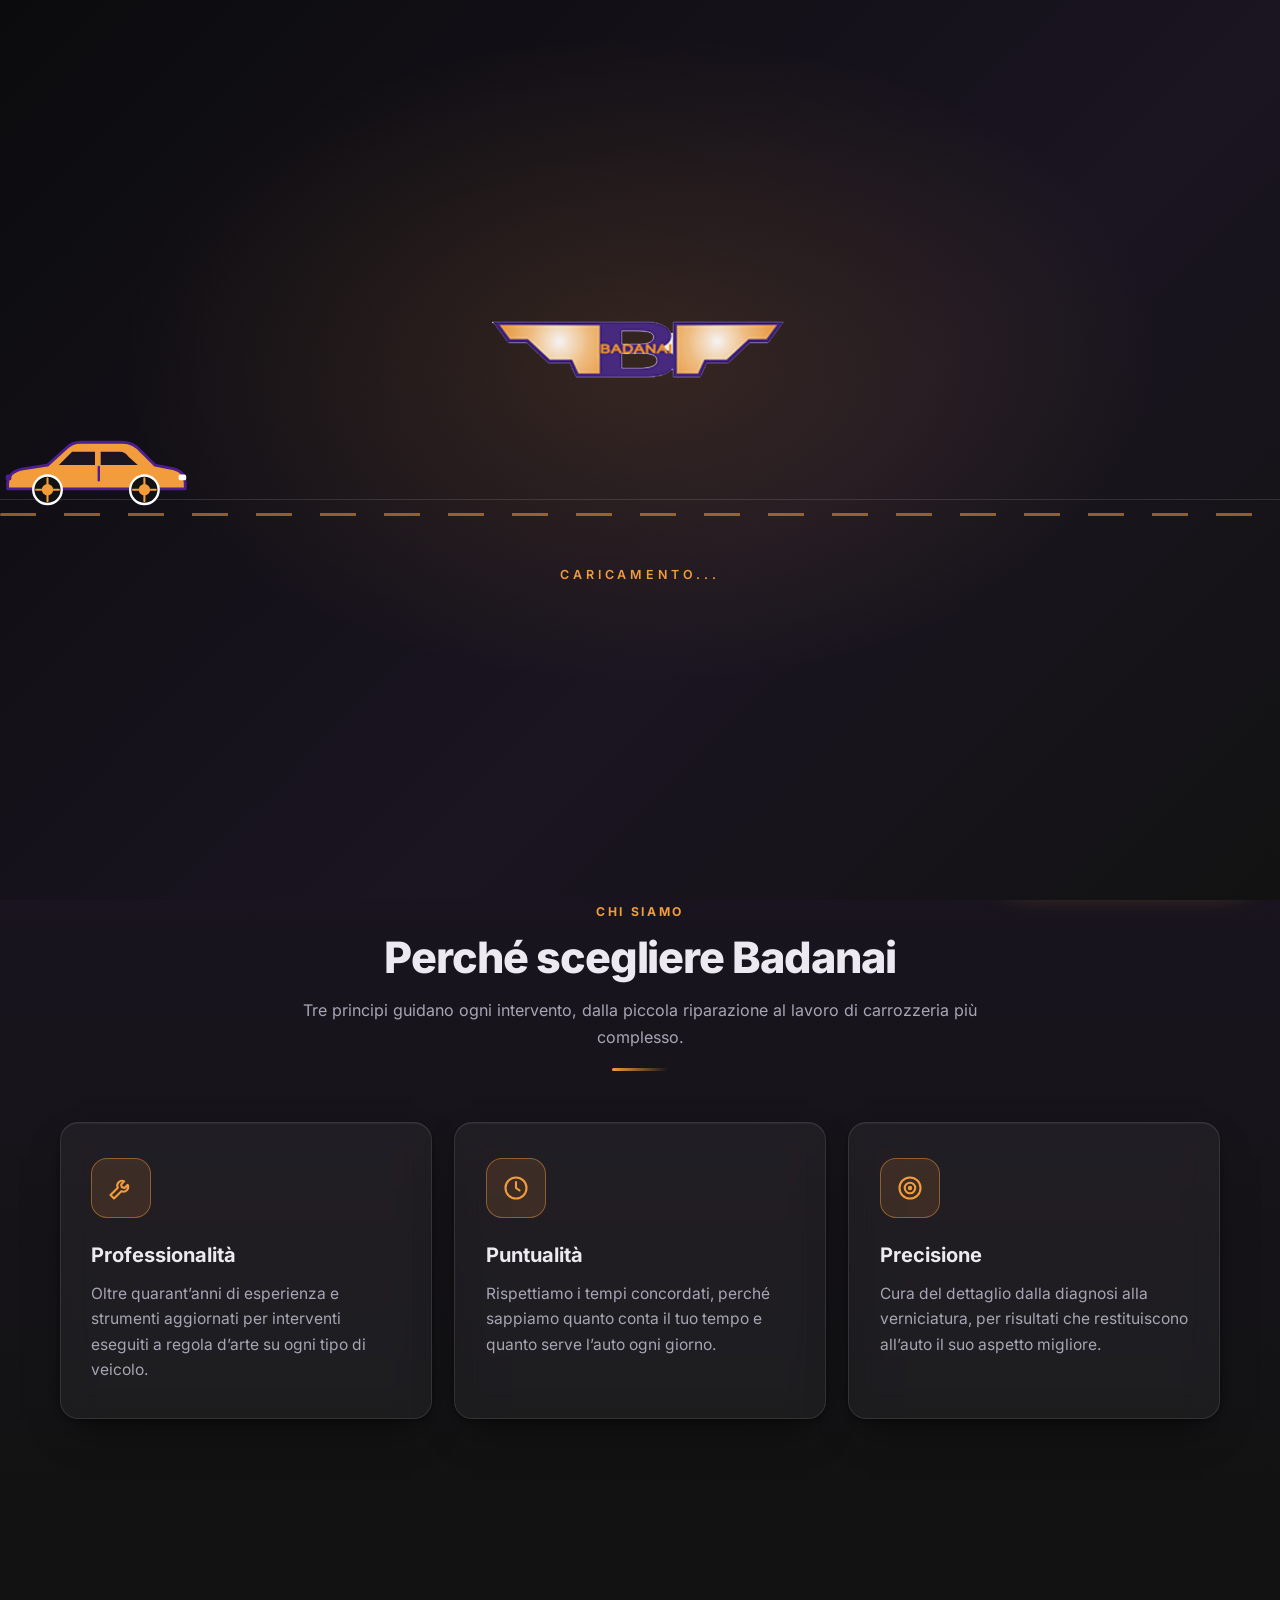
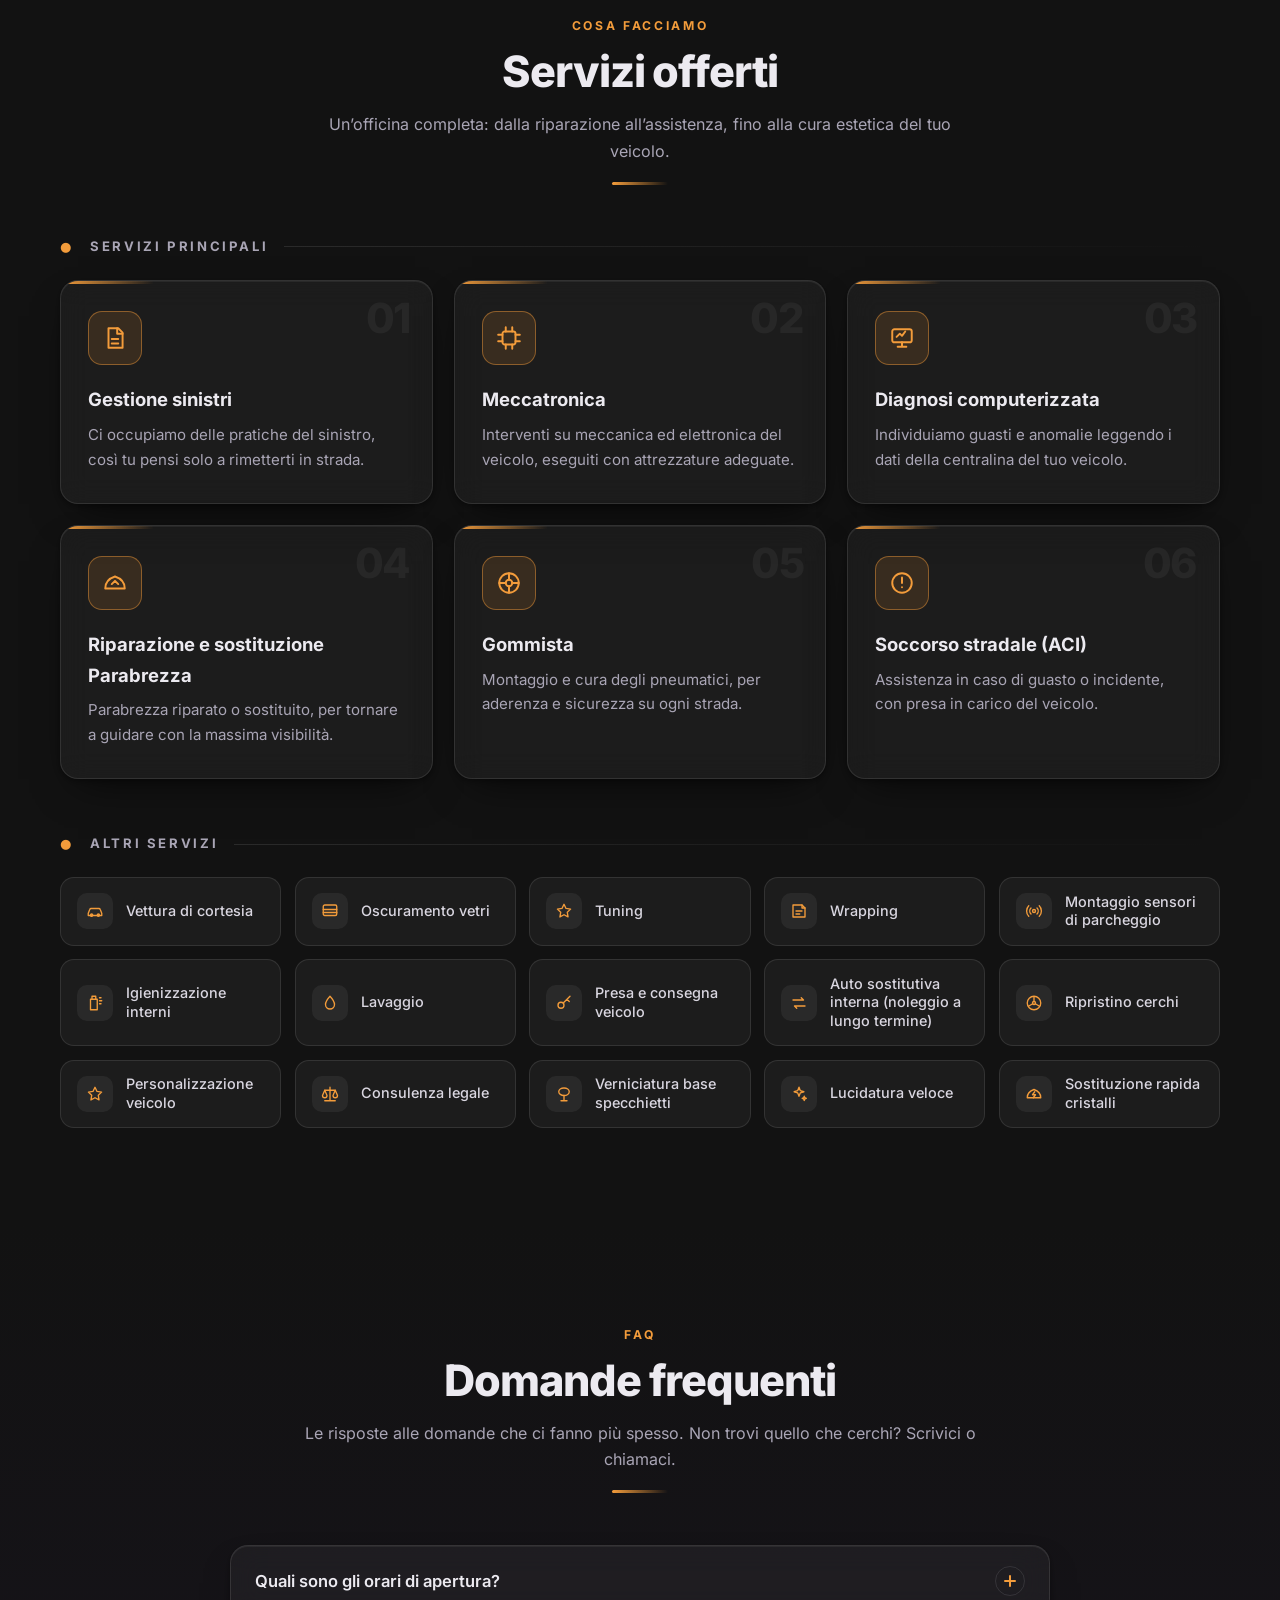
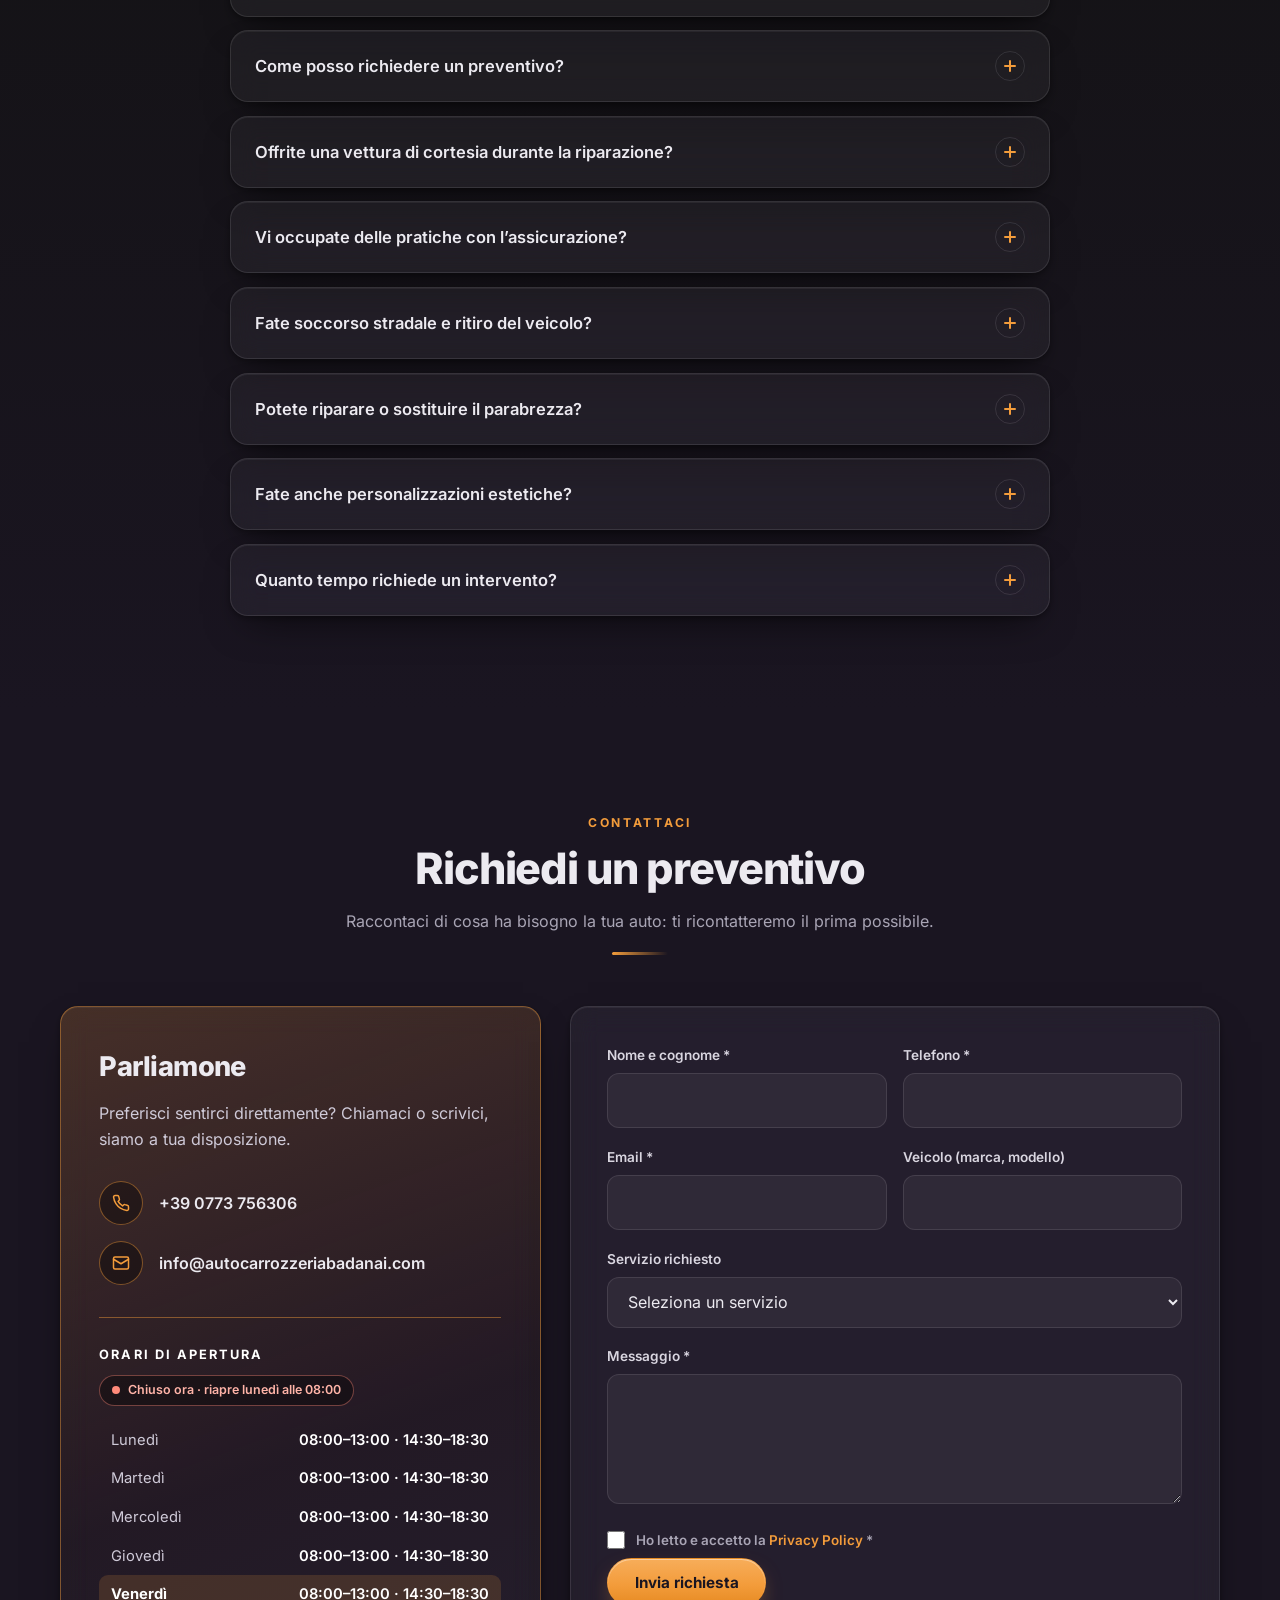
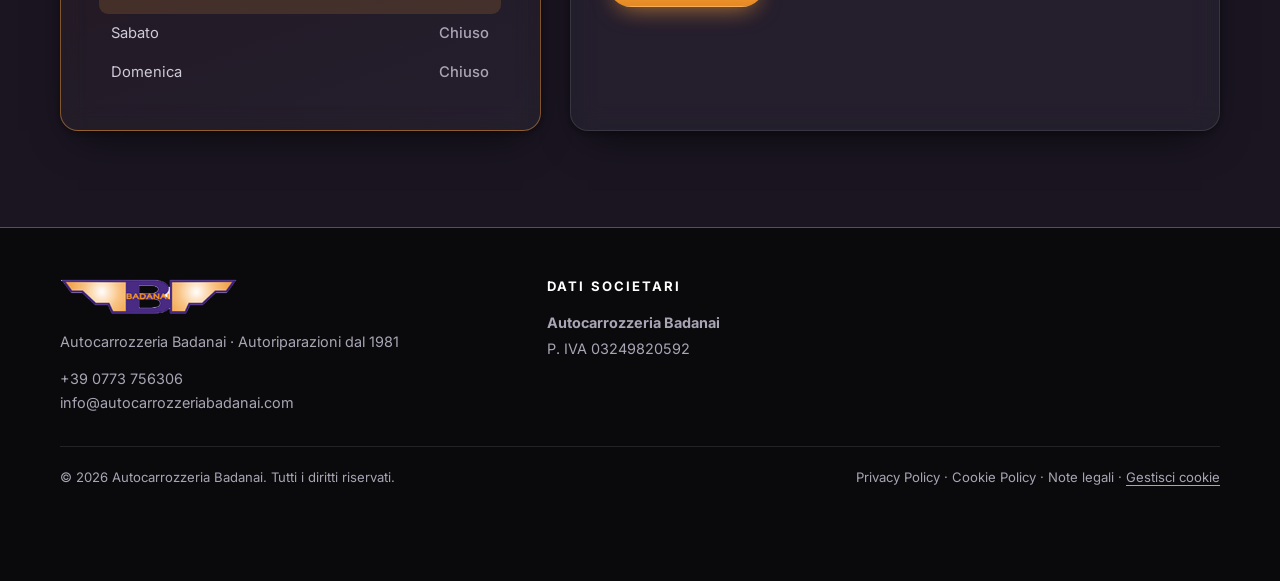
<file: index.html>
<!doctype html>
<html lang="it" class="loading">
<head>
<meta charset="utf-8">
<meta name="viewport" content="width=device-width, initial-scale=1">
<meta name="theme-color" content="#121212">
<title>Autocarrozzeria Badanai – Autoriparazioni dal 1981</title>
<meta name="description" content="Autocarrozzeria Badanai: carrozzeria, meccatronica, gommista, wrapping, tuning e molto altro. Professionalità, puntualità e precisione dal 1981.">
<link rel="canonical" href="https://www.badanaicarrozzeria.it/">
<script type="application/ld+json">
{"@context":"https://schema.org","@type":"AutoBodyShop","name":"Autocarrozzeria Badanai","telephone":"+39 0773 756306","email":"info@autocarrozzeriabadanai.com","vatID":"IT03249820592","foundingDate":"1981",
"openingHoursSpecification":[{"@type":"OpeningHoursSpecification","dayOfWeek":["Monday","Tuesday","Wednesday","Thursday","Friday"],"opens":"08:00","closes":"13:00"},{"@type":"OpeningHoursSpecification","dayOfWeek":["Monday","Tuesday","Wednesday","Thursday","Friday"],"opens":"14:30","closes":"18:30"}]}
</script>
<link rel="stylesheet" href="consent.css">
<style>
@font-face{font-family:'Inter';font-style:normal;font-weight:400;font-display:swap;src:url('fonts/inter-latin-400-normal.woff2') format('woff2')}
@font-face{font-family:'Inter';font-style:normal;font-weight:500;font-display:swap;src:url('fonts/inter-latin-500-normal.woff2') format('woff2')}
@font-face{font-family:'Inter';font-style:normal;font-weight:600;font-display:swap;src:url('fonts/inter-latin-600-normal.woff2') format('woff2')}
@font-face{font-family:'Inter';font-style:normal;font-weight:700;font-display:swap;src:url('fonts/inter-latin-700-normal.woff2') format('woff2')}
@font-face{font-family:'Inter';font-style:normal;font-weight:800;font-display:swap;src:url('fonts/inter-latin-800-normal.woff2') format('woff2')}
mark.todo{background:#ffe066;color:#1a1521;padding:.05em .4em;border-radius:5px;font-weight:600;font-size:.92em}
:root{
  --bg:#121212;
  --bg-2:#1A1521;
  --accent:#F39C3B;
  --accent-2:#e68a22;
  --accent-soft:rgba(243,156,59,.13);
  --glass:rgba(255,255,255,.045);
  --glass-hi:rgba(255,255,255,.075);
  --line:rgba(255,255,255,.10);
  --line-accent:rgba(243,156,59,.45);
  --text:#ECEAF0;
  --muted:#A9A5B5;
  --radius:18px;
  --shadow:0 1px 0 rgba(255,255,255,.06) inset,0 18px 40px -18px rgba(0,0,0,.7),0 2px 6px rgba(0,0,0,.35);
  --ease:cubic-bezier(.22,.8,.3,1);
}
*{box-sizing:border-box;margin:0;padding:0}
html{scroll-behavior:smooth;scroll-padding-top:92px}
html.loading,html.loading body{overflow:hidden}
body{font-family:'Inter',system-ui,-apple-system,Segoe UI,Roboto,sans-serif;background:var(--bg);color:var(--text);line-height:1.65;-webkit-font-smoothing:antialiased}
img,svg{display:block;max-width:100%}
a{color:inherit;text-decoration:none}
button{font-family:inherit}
:focus-visible{outline:2px solid var(--accent);outline-offset:3px;border-radius:6px}
.container{width:min(1160px,100% - 40px);margin-inline:auto}

/* Buttons */
.btn{position:relative;display:inline-flex;align-items:center;justify-content:center;gap:.55rem;padding:.9rem 1.65rem;border-radius:999px;font-weight:700;font-size:.95rem;border:1px solid transparent;cursor:pointer;
  background:linear-gradient(180deg,#f7ad5a,var(--accent) 55%,var(--accent-2));color:#1a1521;
  box-shadow:0 10px 24px -10px rgba(243,156,59,.75),0 1px 0 rgba(255,255,255,.4) inset;
  transition:transform .25s var(--ease),box-shadow .25s var(--ease),filter .25s}
.btn:hover{transform:translateY(-3px);box-shadow:0 16px 30px -10px rgba(243,156,59,.85),0 1px 0 rgba(255,255,255,.4) inset;filter:brightness(1.06)}
.btn:active{transform:translateY(-1px)}
.btn svg{width:18px;height:18px}
.btn.ghost{background:var(--glass);color:var(--text);border-color:var(--line);box-shadow:none;backdrop-filter:blur(10px)}
.btn.ghost:hover{border-color:var(--line-accent);color:var(--accent);background:var(--accent-soft)}

/* Top bar */
.topbar{background:#0b0b0d;border-bottom:1px solid var(--line);font-size:.83rem}
.topbar .container{display:flex;justify-content:space-between;align-items:center;gap:1.5rem;padding:.5rem 0;flex-wrap:wrap}
.topbar .tag{color:var(--muted)}
.topbar .links{display:flex;gap:1.6rem;flex-wrap:wrap}
.topbar a{display:inline-flex;align-items:center;gap:.5rem;color:#d6d3dc;transition:color .2s}
.topbar a:hover{color:var(--accent)}
.topbar svg{width:15px;height:15px;color:var(--accent)}

/* Nav */
header.nav{position:sticky;top:0;z-index:70;background:rgba(18,18,18,.55);backdrop-filter:blur(16px) saturate(140%);-webkit-backdrop-filter:blur(16px) saturate(140%);border-bottom:1px solid var(--line);transition:background .3s,border-color .3s,box-shadow .3s}
header.nav.scrolled{background:rgba(18,18,18,.88);border-bottom-color:var(--line-accent);box-shadow:0 12px 30px -18px #000}
.nav .container{display:flex;align-items:center;justify-content:space-between;height:74px}
.logo img{height:46px;width:auto;max-width:none}
.menu{display:flex;align-items:center;gap:.4rem;list-style:none}
.menu a{position:relative;display:block;padding:.5rem .95rem;font-weight:500;font-size:.94rem;color:#cfccd7;border-radius:999px;transition:color .2s,background .2s}
.menu a:hover{color:#fff;background:var(--glass-hi)}
.menu a.active{color:var(--accent);background:var(--accent-soft)}
.menu .cta-li{margin-left:.6rem}
.menu .cta-li a{padding:.6rem 1.2rem;color:#1a1521;font-weight:700;background:linear-gradient(180deg,#f7ad5a,var(--accent));box-shadow:0 8px 18px -10px rgba(243,156,59,.9)}
.menu .cta-li a:hover{color:#1a1521;background:linear-gradient(180deg,#fbb866,var(--accent));transform:translateY(-2px)}

.burger{display:none;position:relative;width:46px;height:46px;border-radius:12px;border:1px solid var(--line);background:var(--glass);cursor:pointer;color:var(--text);transition:border-color .2s,background .2s}
.burger:hover{border-color:var(--line-accent)}
.burger span{position:absolute;left:12px;right:12px;height:2px;border-radius:2px;background:currentColor;transition:transform .35s var(--ease),opacity .2s,top .35s var(--ease),background .2s}
.burger span:nth-child(1){top:15px}
.burger span:nth-child(2){top:22px}
.burger span:nth-child(3){top:29px}
.burger[aria-expanded="true"]{border-color:var(--line-accent);background:var(--accent-soft);color:var(--accent)}
.burger[aria-expanded="true"] span:nth-child(1){top:22px;transform:rotate(45deg)}
.burger[aria-expanded="true"] span:nth-child(2){opacity:0;transform:scaleX(.2)}
.burger[aria-expanded="true"] span:nth-child(3){top:22px;transform:rotate(-45deg)}

/* Hero */
.hero{position:relative;overflow:hidden;padding:5.5rem 0 5rem;
  background:
    radial-gradient(900px 520px at 88% 8%,rgba(243,156,59,.20),transparent 62%),
    radial-gradient(700px 520px at 6% 95%,rgba(110,70,190,.20),transparent 62%),
    linear-gradient(160deg,#0b0b0d 0%,var(--bg-2) 55%,var(--bg) 100%)}
.hero::before{content:"";position:absolute;inset:0;opacity:.5;pointer-events:none;
  background-image:linear-gradient(var(--line) 1px,transparent 1px),linear-gradient(90deg,var(--line) 1px,transparent 1px);
  background-size:64px 64px;
  -webkit-mask-image:radial-gradient(ellipse at 70% 30%,#000 0%,transparent 70%);mask-image:radial-gradient(ellipse at 70% 30%,#000 0%,transparent 70%)}
.hero .car{position:absolute;right:-5%;bottom:-3%;width:min(760px,75vw);opacity:.10;color:var(--accent);pointer-events:none}
.hero-grid{position:relative;display:grid;grid-template-columns:1.25fr .75fr;gap:2rem;align-items:center}
.glass{background:var(--glass);border:1px solid var(--line);border-radius:var(--radius);backdrop-filter:blur(14px) saturate(130%);-webkit-backdrop-filter:blur(14px) saturate(130%);box-shadow:var(--shadow)}
.hero-box{padding:2.8rem;border-left:3px solid var(--accent)}
.eyebrow{display:inline-flex;align-items:center;gap:.5rem;background:var(--accent-soft);border:1px solid var(--line-accent);color:var(--accent);font-weight:700;font-size:.74rem;letter-spacing:.16em;text-transform:uppercase;padding:.38rem .85rem;border-radius:999px;margin-bottom:1.3rem}
.eyebrow::before{content:"";width:7px;height:7px;border-radius:50%;background:var(--accent);box-shadow:0 0 0 4px rgba(243,156,59,.2)}
.hero-box h1{font-size:clamp(2.1rem,5vw,3.4rem);line-height:1.08;font-weight:800;letter-spacing:-.025em;margin-bottom:1.2rem}
.hero-box h1 span{background:linear-gradient(90deg,#fbc27c,var(--accent));-webkit-background-clip:text;background-clip:text;color:transparent}
.hero-box p{color:#c9c5d3;margin-bottom:1rem;font-size:1.03rem}
.hero-box p strong{color:#fff;font-weight:600}
.hero-actions{display:flex;flex-wrap:wrap;gap:.8rem;margin-top:1.8rem}
.facts{display:grid;gap:1rem}
.fact{padding:1.4rem 1.5rem;display:flex;align-items:center;gap:1.1rem;transition:transform .3s var(--ease),border-color .3s,background .3s}
.fact:hover{transform:translateY(-4px);border-color:var(--line-accent);background:var(--glass-hi)}
.fact b{font-size:2.1rem;line-height:1;font-weight:800;color:var(--accent);min-width:3.6rem;letter-spacing:-.03em}
.fact span{color:var(--muted);font-size:.92rem;line-height:1.35}

/* Sections */
section{padding:6rem 0}
.sec-head{text-align:center;max-width:680px;margin:0 auto 3.2rem}
.kicker{display:inline-block;color:var(--accent);font-weight:700;letter-spacing:.22em;font-size:.76rem;text-transform:uppercase}
.sec-head h2{font-size:clamp(1.8rem,4vw,2.7rem);font-weight:800;letter-spacing:-.025em;line-height:1.15;margin:.6rem 0 .9rem}
.sec-head p{color:var(--muted)}
.bar{width:56px;height:3px;background:linear-gradient(90deg,var(--accent),transparent);border-radius:4px;margin:1.1rem auto 0}

/* Values */
.values{background:linear-gradient(180deg,var(--bg-2),var(--bg))}
.grid3{display:grid;grid-template-columns:repeat(3,1fr);gap:1.4rem}
.value{padding:2.2rem 1.9rem;transition:transform .35s var(--ease),border-color .3s,background .3s,box-shadow .3s}
.value:hover{transform:translateY(-8px);border-color:var(--line-accent);background:var(--glass-hi);box-shadow:var(--shadow),0 24px 50px -24px rgba(243,156,59,.45)}
.icon-wrap{width:60px;height:60px;border-radius:16px;margin-bottom:1.3rem;background:var(--accent-soft);border:1px solid var(--line-accent);display:grid;place-items:center;color:var(--accent);transition:transform .35s var(--ease),background .3s,color .3s}
.value:hover .icon-wrap{transform:rotate(-6deg) scale(1.06);background:var(--accent);color:#1a1521}
.icon-wrap svg{width:28px;height:28px}
.value h3{font-size:1.25rem;margin-bottom:.55rem}
.value p{color:var(--muted);font-size:.97rem}

/* Services */
.sub-title{display:flex;align-items:center;gap:1rem;margin:0 0 1.4rem;font-size:.82rem;letter-spacing:.2em;text-transform:uppercase;font-weight:700;color:var(--muted)}
.sub-title::after{content:"";flex:1;height:1px;background:linear-gradient(90deg,var(--line),transparent)}
.sub-title em{font-style:normal;color:var(--accent)}
.featured{display:grid;grid-template-columns:repeat(3,1fr);gap:1.3rem;margin-bottom:3.4rem}
.feat{position:relative;padding:1.9rem 1.7rem;overflow:hidden;transition:transform .35s var(--ease),border-color .3s,background .3s,box-shadow .3s}
.feat::before{content:"";position:absolute;inset:0 0 auto 0;height:3px;background:linear-gradient(90deg,var(--accent),transparent);transform:scaleX(.25);transform-origin:left;transition:transform .5s var(--ease)}
.feat:hover{transform:translateY(-8px);border-color:var(--line-accent);background:var(--glass-hi);box-shadow:var(--shadow),0 26px 50px -26px rgba(243,156,59,.5)}
.feat:hover::before{transform:scaleX(1)}
.feat .num{position:absolute;top:1.1rem;right:1.4rem;font-weight:800;font-size:2.6rem;line-height:1;color:rgba(255,255,255,.05);letter-spacing:-.04em}
.feat .ic{width:54px;height:54px;border-radius:14px;margin-bottom:1.2rem;background:var(--accent-soft);border:1px solid var(--line-accent);color:var(--accent);display:grid;place-items:center;transition:background .3s,color .3s,transform .35s var(--ease)}
.feat:hover .ic{background:var(--accent);color:#1a1521;transform:scale(1.07)}
.feat .ic svg{width:26px;height:26px}
.feat h3{font-size:1.15rem;margin-bottom:.5rem}
.feat p{color:var(--muted);font-size:.94rem}
.others{display:grid;grid-template-columns:repeat(5,1fr);gap:.85rem}
.badge{display:flex;align-items:center;gap:.8rem;padding:.9rem 1rem;border-radius:14px;background:var(--glass);border:1px solid var(--line);font-weight:500;font-size:.9rem;line-height:1.3;color:#d9d6e0;transition:transform .25s var(--ease),border-color .25s,background .25s,color .25s}
.badge:hover{transform:translateY(-4px);border-color:var(--line-accent);background:var(--accent-soft);color:#fff}
.badge .bi{flex:none;width:36px;height:36px;border-radius:10px;display:grid;place-items:center;background:rgba(255,255,255,.06);color:var(--accent);transition:background .25s,color .25s}
.badge:hover .bi{background:var(--accent);color:#1a1521}
.badge .bi svg{width:18px;height:18px}

/* FAQ */
.faq{background:linear-gradient(180deg,var(--bg),var(--bg-2))}
.faq-wrap{max-width:820px;margin-inline:auto;display:grid;gap:.85rem}
.qa{overflow:hidden;transition:border-color .3s,background .3s}
.qa.open{border-color:var(--line-accent);background:var(--glass-hi)}
.qa button{width:100%;display:flex;align-items:center;justify-content:space-between;gap:1rem;text-align:left;background:none;border:0;color:var(--text);cursor:pointer;padding:1.25rem 1.5rem;font-size:1.03rem;font-weight:600;transition:color .2s}
.qa button:hover{color:var(--accent)}
.qa .plus{flex:none;position:relative;width:30px;height:30px;border-radius:50%;border:1px solid var(--line);transition:background .3s,border-color .3s,transform .4s var(--ease)}
.qa .plus::before,.qa .plus::after{content:"";position:absolute;left:50%;top:50%;width:12px;height:2px;border-radius:2px;background:var(--accent);transform:translate(-50%,-50%);transition:transform .4s var(--ease),background .3s}
.qa .plus::after{transform:translate(-50%,-50%) rotate(90deg)}
.qa.open .plus{background:var(--accent);border-color:var(--accent);transform:rotate(180deg)}
.qa.open .plus::before,.qa.open .plus::after{background:#1a1521}
.qa.open .plus::after{transform:translate(-50%,-50%) rotate(0)}
.qa .ans{display:grid;grid-template-rows:0fr;transition:grid-template-rows .4s var(--ease)}
.qa.open .ans{grid-template-rows:1fr}
.qa .ans>div{overflow:hidden}
.qa .ans p{padding:0 1.5rem 1.4rem;color:var(--muted);font-size:.97rem}
.qa .ans a{color:var(--accent);font-weight:600}
.qa .ans a:hover{text-decoration:underline}

/* Contact */
.contact{background:var(--bg-2)}
.contact-wrap{display:grid;grid-template-columns:.85fr 1.15fr;gap:1.8rem;align-items:stretch}
.info-box{padding:2.4rem;position:relative;overflow:hidden;border-color:var(--line-accent);
  background:linear-gradient(160deg,rgba(243,156,59,.20),rgba(243,156,59,.04) 60%,var(--glass))}
.info-box h3{font-size:1.7rem;font-weight:800;letter-spacing:-.02em;margin-bottom:.6rem}
.info-box p{color:#cfcad8;margin-bottom:1.8rem}
.info-row{display:flex;gap:.95rem;align-items:center;margin-bottom:1rem;font-weight:600;word-break:break-word}
.info-row .ib{width:44px;height:44px;border-radius:50%;flex:none;display:grid;place-items:center;background:rgba(0,0,0,.35);border:1px solid var(--line-accent);color:var(--accent);transition:background .25s,color .25s}
.info-row:hover .ib{background:var(--accent);color:#1a1521}
.info-row svg{width:18px;height:18px}
.info-row a:hover{color:var(--accent)}
form.glass{padding:2.3rem}
.row2{display:grid;grid-template-columns:1fr 1fr;gap:1rem}
.field{margin-bottom:1.1rem}
label{display:block;font-weight:600;font-size:.85rem;margin-bottom:.4rem;color:#d9d6e0}
input,select,textarea{width:100%;padding:.85rem 1rem;border:1px solid var(--line);border-radius:12px;font:inherit;background:rgba(255,255,255,.05);color:var(--text);transition:border-color .2s,box-shadow .2s,background .2s}
input::placeholder,textarea::placeholder{color:#7d788a}
input:hover,select:hover,textarea:hover{border-color:rgba(255,255,255,.22)}
input:focus,select:focus,textarea:focus{outline:none;border-color:var(--accent);box-shadow:0 0 0 4px rgba(243,156,59,.22);background:rgba(255,255,255,.08)}
select option{background:#1A1521;color:#fff}
textarea{min-height:130px;resize:vertical}
.check{display:flex;gap:.65rem;align-items:flex-start;font-size:.84rem;color:var(--muted);margin:.4rem 0 1.4rem;cursor:pointer}
.check input{width:18px;height:18px;margin-top:.15rem;accent-color:var(--accent);flex:none}
.err{color:#ff8a7a;font-size:.8rem;margin-top:.3rem;display:none}
.field.bad input,.field.bad select,.field.bad textarea{border-color:#ff8a7a}
.field.bad .err{display:block}
.ok{display:none;margin-top:1rem;padding:1rem 1.1rem;border-radius:12px;background:rgba(80,200,120,.12);border:1px solid rgba(80,200,120,.4);color:#a8e8c0;font-weight:600;font-size:.92rem}

/* Orari */
.hours{margin-top:2rem;padding-top:1.6rem;border-top:1px solid var(--line-accent)}
.hours h4{font-size:.8rem;letter-spacing:.16em;text-transform:uppercase;color:#fff;margin-bottom:.9rem;display:flex;justify-content:space-between;align-items:center;flex-wrap:wrap;gap:.6rem}
.status{display:inline-flex;align-items:center;gap:.45rem;font-size:.78rem;letter-spacing:0;text-transform:none;font-weight:600;padding:.28rem .75rem;border-radius:999px;background:rgba(0,0,0,.35);border:1px solid var(--line);color:var(--muted)}
.status::before{content:"";width:8px;height:8px;border-radius:50%;background:#7d788a}
.status.open{color:#a8e8c0;border-color:rgba(80,200,120,.45)}
.status.open::before{background:#5fd68a;box-shadow:0 0 0 3px rgba(95,214,138,.2)}
.status.closed{color:#ffb4a8;border-color:rgba(255,138,122,.4)}
.status.closed::before{background:#ff8a7a}
.hours ul{list-style:none}
.hours li{display:flex;justify-content:space-between;gap:1rem;padding:.45rem .75rem;border-radius:9px;font-size:.92rem;color:#cfcad8;transition:background .2s}
.hours li span:last-child{font-weight:600;color:#fff;text-align:right}
.hours li.off span:last-child{color:var(--muted);font-weight:500}
.hours li.today{background:rgba(243,156,59,.16);color:#fff}
.hours li.today span:first-child{font-weight:700}
.consent-link{color:var(--accent);font-weight:600}
.consent-link:hover{text-decoration:underline}

/* Footer */
footer{background:#0a0a0c;border-top:1px solid var(--line-accent);padding:3rem 0 1.6rem;color:var(--muted);font-size:.9rem}
.foot{display:grid;grid-template-columns:1fr 1.5fr;gap:2.4rem;margin-bottom:2rem}
.foot .co p{line-height:1.8}
footer{padding-bottom:5.8rem}
footer button.linklike{background:none;border:0;padding:0;font:inherit;color:inherit;cursor:pointer;text-decoration:underline;text-underline-offset:3px;transition:color .2s}
footer button.linklike:hover{color:var(--accent)}
.foot h4{color:#fff;font-size:.82rem;letter-spacing:.16em;text-transform:uppercase;margin-bottom:.8rem}
.foot a{transition:color .2s}
.foot a:hover{color:var(--accent)}
.legal{border-top:1px solid var(--line);padding-top:1.2rem;display:flex;justify-content:space-between;flex-wrap:wrap;gap:.6rem;font-size:.82rem}

/* Quick contact bar */
.quickbar{position:fixed;z-index:60;right:22px;bottom:22px;display:flex;gap:.6rem}
.qb{display:inline-flex;align-items:center;justify-content:center;gap:.6rem;font-weight:700;font-size:.92rem;color:#1a1521;border-radius:999px;transition:transform .25s var(--ease),box-shadow .25s,filter .25s}
.qb svg{width:20px;height:20px;flex:none}
.qb.call{position:relative;padding:.95rem 1.4rem;background:linear-gradient(180deg,#f7ad5a,var(--accent) 60%,var(--accent-2));box-shadow:0 14px 30px -10px rgba(243,156,59,.8),0 1px 0 rgba(255,255,255,.4) inset}
.qb.call::after{content:"";position:absolute;inset:0;border-radius:inherit;border:2px solid var(--accent);animation:ring 2.4s ease-out infinite;pointer-events:none}
.qb.call:hover{transform:translateY(-3px);filter:brightness(1.07)}
.qb.mail,.qb.quote{display:none}
@keyframes ring{0%{opacity:.8;transform:scale(1)}100%{opacity:0;transform:scale(1.28,1.7)}}

/* Reveal */
.rv{opacity:0;transform:translateY(22px);transition:opacity .7s var(--ease),transform .7s var(--ease);transition-delay:var(--d,0s)}
.rv.in{opacity:1;transform:none}

/* Responsive */
@media (max-width:1060px){
  .others{grid-template-columns:repeat(3,1fr)}
  .featured{grid-template-columns:repeat(2,1fr)}
}
@media (max-width:900px){
  .hero-grid{grid-template-columns:1fr}
  .facts{grid-template-columns:repeat(3,1fr)}
  .fact{flex-direction:column;align-items:flex-start;gap:.5rem;padding:1.2rem}
  .contact-wrap{grid-template-columns:1fr}
  .foot{grid-template-columns:1fr}
}
@media (max-width:820px){
  .topbar .tag{display:none}
  .topbar .container{justify-content:center}
  .burger{display:block}
  .menu{position:fixed;top:0;left:0;right:0;z-index:-1;flex-direction:column;align-items:stretch;gap:.3rem;padding:calc(74px + 1rem) 20px 1.4rem;
    background:rgba(18,18,18,.99);backdrop-filter:blur(18px);border-bottom:1px solid var(--line-accent);box-shadow:0 30px 60px -20px #000;
    opacity:0;visibility:hidden;transform:translateY(-14px);transition:opacity .3s,transform .4s var(--ease),visibility .3s}
  .menu.open{opacity:1;visibility:visible;transform:none}
  .menu li{opacity:0;transform:translateY(-8px);transition:opacity .3s,transform .4s var(--ease)}
  .menu.open li{opacity:1;transform:none}
  .menu.open li:nth-child(1){transition-delay:.05s}.menu.open li:nth-child(2){transition-delay:.1s}.menu.open li:nth-child(3){transition-delay:.15s}.menu.open li:nth-child(4){transition-delay:.2s}.menu.open li:nth-child(5){transition-delay:.25s}.menu.open li:nth-child(6){transition-delay:.3s}
  .menu a{padding:.95rem 1rem;font-size:1.02rem;border-radius:12px}
  .menu .cta-li{margin:.6rem 0 0}
  .menu .cta-li a{text-align:center;padding:1rem}
  body{padding-bottom:78px}
  .quickbar{left:0;right:0;bottom:0;gap:0;padding:.6rem .7rem calc(.6rem + env(safe-area-inset-bottom));
    background:rgba(18,18,18,.82);backdrop-filter:blur(16px);-webkit-backdrop-filter:blur(16px);border-top:1px solid var(--line-accent)}
  .qb{flex:1;border-radius:12px;padding:.8rem .4rem;font-size:.85rem;flex-direction:column;gap:.2rem}
  .qb.call{padding:.8rem .4rem;box-shadow:none;margin-right:.5rem}
  .qb.call::after{display:none}
  .qb.mail,.qb.quote{display:inline-flex;background:var(--glass-hi);color:var(--text);border:1px solid var(--line);margin-right:.5rem}
  .qb.quote{margin-right:0;border-color:var(--line-accent);color:var(--accent)}
  .qb .full{display:none}
}
@media (max-width:760px){
  section{padding:4.2rem 0}
  .hero{padding:3.5rem 0}
  .grid3{grid-template-columns:1fr}
  .hero-box{padding:1.8rem}
  .row2{grid-template-columns:1fr}
  .facts{grid-template-columns:1fr}
  .fact{flex-direction:row;align-items:center}
  .others{grid-template-columns:repeat(2,1fr)}
  .featured{grid-template-columns:1fr}
  form.glass,.info-box{padding:1.6rem}
}
@media (max-width:420px){
  .logo img{height:38px}
  .others{grid-template-columns:1fr}
  .foot{grid-template-columns:1fr}
}
@media (prefers-reduced-motion:reduce){
  *{transition:none!important;scroll-behavior:auto!important}
  .rv{opacity:1;transform:none}
  .qb.call::after{animation:none}
}

/* Preloader */
#preloader{position:fixed;inset:0;z-index:9999;display:flex;flex-direction:column;align-items:center;justify-content:center;gap:2.2rem;overflow:hidden;
  background:radial-gradient(800px 500px at 50% 40%,rgba(243,156,59,.14),transparent 65%),linear-gradient(135deg,#0b0b0d 0%,#1a1521 60%,#121212 100%);
  transition:opacity .55s ease,visibility .55s ease}
#preloader.done{opacity:0;visibility:hidden;pointer-events:none}
#preloader .pl-logo{width:min(300px,62vw);height:auto;opacity:.95}
.pl-road{position:relative;width:100%;height:110px}
.pl-road::after{content:"";position:absolute;left:0;right:0;bottom:14px;height:3px;border-radius:3px;
  background:repeating-linear-gradient(90deg,rgba(243,156,59,.55) 0 36px,transparent 36px 64px);
  animation:roadmove .5s linear infinite}
.pl-road::before{content:"";position:absolute;left:0;right:0;bottom:30px;height:1px;background:rgba(255,255,255,.12)}
.pl-car{position:absolute;left:0;bottom:21px;width:190px;animation:drive 5s linear infinite;will-change:transform}
.pl-car svg{width:100%;height:auto;overflow:visible}
.pl-car .bounce{animation:bump .28s ease-in-out infinite alternate}
.pl-car .wheel{transform-box:fill-box;transform-origin:center;animation:spin .45s linear infinite}
.pl-car .speed{animation:speed .35s linear infinite}
.pl-text{font-weight:600;letter-spacing:.32em;font-size:.78rem;color:var(--accent);text-transform:uppercase}
.pl-text i{font-style:normal;animation:blink 1.2s infinite}
.pl-text i:nth-child(2){animation-delay:.2s}.pl-text i:nth-child(3){animation-delay:.4s}
@keyframes drive{from{transform:translateX(-230px)}to{transform:translateX(100vw)}}
@keyframes roadmove{to{background-position:-64px 0}}
@keyframes spin{to{transform:rotate(360deg)}}
@keyframes bump{from{transform:translateY(0)}to{transform:translateY(-2px)}}
@keyframes speed{0%{opacity:0;transform:translateX(8px)}50%{opacity:1}100%{opacity:0;transform:translateX(-14px)}}
@keyframes blink{0%,100%{opacity:.2}50%{opacity:1}}
@media (prefers-reduced-motion:reduce){
  .pl-car{animation:none;left:50%;transform:translateX(-50%)}
  .pl-car .wheel,.pl-car .bounce,.pl-car .speed,.pl-road::after{animation:none!important}
}
</style>
</head>
<body>

<!-- Preloader -->
<div id="preloader" role="status" aria-live="polite" aria-label="Caricamento in corso">
  <img class="pl-logo" src="logo-badanai.png" alt="Badanai Autocarrozzeria" width="1200" height="280">
  <div class="pl-road">
    <div class="pl-car">
      <svg viewBox="0 0 200 84" aria-hidden="true">
        <g class="speed" stroke="#F39C3B" stroke-width="3" stroke-linecap="round" opacity=".8">
          <path d="M-6 30h-26"/><path d="M-2 44h-34"/><path d="M-8 58h-20"/>
        </g>
        <g class="bounce">
          <path d="M8 58c0-9 6-14 16-16l26-4 20-18c4-4 9-6 15-6h44c8 0 15 4 20 10l14 14 20 4c8 2 12 7 12 15v6H8z" fill="#F39C3B" stroke="#4B1F8F" stroke-width="3" stroke-linejoin="round"/>
          <path d="M76 24h24v14H62z" fill="#1a1521"/>
          <path d="M106 24h20c4 0 7 2 9 5l10 9h-39z" fill="#1a1521"/>
          <rect x="188" y="48" width="8" height="6" rx="2" fill="#fff"/>
          <rect x="6" y="48" width="6" height="6" rx="2" fill="#4B1F8F"/>
          <path d="M104 40v14" stroke="#4B1F8F" stroke-width="2.5" stroke-linecap="round"/>
          <g>
            <circle cx="50" cy="64" r="15" fill="#121212" stroke="#fff" stroke-width="2.5"/>
            <g class="wheel"><circle cx="50" cy="64" r="6" fill="#F39C3B"/><path d="M50 52v24M38 64h24" stroke="#F39C3B" stroke-width="2.2" stroke-linecap="round"/></g>
            <circle cx="152" cy="64" r="15" fill="#121212" stroke="#fff" stroke-width="2.5"/>
            <g class="wheel"><circle cx="152" cy="64" r="6" fill="#F39C3B"/><path d="M152 52v24M140 64h24" stroke="#F39C3B" stroke-width="2.2" stroke-linecap="round"/></g>
          </g>
        </g>
      </svg>
    </div>
  </div>
  <div class="pl-text">Caricamento<i>.</i><i>.</i><i>.</i></div>
</div>
<noscript><style>#preloader{display:none!important}html.loading,html.loading body{overflow:auto!important}.rv{opacity:1!important;transform:none!important}</style></noscript>

<!-- Top bar -->
<div class="topbar">
  <div class="container">
    <span class="tag">Lun–Ven 08:00–13:00 · 14:30–18:30</span>
    <div class="links">
      <a href="tel:+390773756306"><svg viewBox="0 0 24 24" fill="none" stroke="currentColor" stroke-width="2" stroke-linecap="round" stroke-linejoin="round"><path d="M22 16.9v3a2 2 0 0 1-2.2 2 19.8 19.8 0 0 1-8.6-3.1 19.5 19.5 0 0 1-6-6A19.8 19.8 0 0 1 2.1 4.2 2 2 0 0 1 4.1 2h3a2 2 0 0 1 2 1.7c.1 1 .4 1.9.7 2.8a2 2 0 0 1-.5 2.1L8.1 9.9a16 16 0 0 0 6 6l1.3-1.3a2 2 0 0 1 2.1-.4c.9.3 1.8.6 2.8.7a2 2 0 0 1 1.7 2z"/></svg>+39 0773 756306</a>
      <a href="mailto:info@autocarrozzeriabadanai.com"><svg viewBox="0 0 24 24" fill="none" stroke="currentColor" stroke-width="2" stroke-linecap="round" stroke-linejoin="round"><rect x="2" y="4" width="20" height="16" rx="2"/><path d="m22 7-10 6L2 7"/></svg>info@autocarrozzeriabadanai.com</a>
    </div>
  </div>
</div>

<!-- Navigation -->
<header class="nav" id="nav">
  <div class="container">
    <a href="#home" class="logo" aria-label="Badanai – Home">
      <img src="logo-badanai.png" alt="Badanai Autocarrozzeria" width="1200" height="280">
    </a>
    <button class="burger" id="burger" aria-label="Apri il menu" aria-expanded="false" aria-controls="menu"><span></span><span></span><span></span></button>
    <ul class="menu" id="menu">
      <li><a href="#home" class="active">Home</a></li>
      <li><a href="#chi-siamo">Chi Siamo</a></li>
      <li><a href="#servizi">Servizi</a></li>
      <li><a href="#faq">FAQ</a></li>
      <li><a href="#contatti">Contatti</a></li>
      <li class="cta-li"><a href="#contatti">Preventivo</a></li>
    </ul>
  </div>
</header>

<main>
<!-- Hero -->
<section class="hero" id="home">
  <svg class="car" viewBox="0 0 640 260" fill="none" stroke="currentColor" stroke-width="3" stroke-linecap="round" stroke-linejoin="round" aria-hidden="true">
    <path d="M30 190c0-18 8-30 26-36l62-20 62-52c10-8 22-12 36-12h130c18 0 32 6 44 18l58 48 78 16c14 4 24 16 24 32v16H30z"/>
    <path d="M200 84h110v52H150zM330 84h42c8 0 14 3 20 8l40 44H330z"/>
    <circle cx="150" cy="200" r="34"/><circle cx="150" cy="200" r="14"/>
    <circle cx="500" cy="200" r="34"/><circle cx="500" cy="200" r="14"/>
  </svg>
  <div class="container hero-grid">
    <div class="glass hero-box rv">
      <span class="eyebrow">Dal 1981</span>
      <h1>Autocarrozzeria <span>BADANAI</span></h1>
      <p>Siamo presenti sul mercato dal <strong>1981</strong> e da allora ci prendiamo cura della tua auto con competenza e passione, nel segno dell’autoriparazione di qualità.</p>
      <p>Oggi il <strong>ricambio generazionale</strong> ha portato in officina nuove idee e <strong>innovazione</strong>, senza perdere i valori che ci hanno sempre contraddistinto: <strong>cortesia e puntualità</strong> verso ogni cliente.</p>
      <div class="hero-actions">
        <a class="btn" href="#contatti">Richiedi un preventivo</a>
        <a class="btn ghost" href="tel:+390773756306"><svg viewBox="0 0 24 24" fill="none" stroke="currentColor" stroke-width="2" stroke-linecap="round" stroke-linejoin="round"><path d="M22 16.9v3a2 2 0 0 1-2.2 2 19.8 19.8 0 0 1-8.6-3.1 19.5 19.5 0 0 1-6-6A19.8 19.8 0 0 1 2.1 4.2 2 2 0 0 1 4.1 2h3a2 2 0 0 1 2 1.7c.1 1 .4 1.9.7 2.8a2 2 0 0 1-.5 2.1L8.1 9.9a16 16 0 0 0 6 6l1.3-1.3a2 2 0 0 1 2.1-.4c.9.3 1.8.6 2.8.7a2 2 0 0 1 1.7 2z"/></svg>+39 0773 756306</a>
      </div>
    </div>
    <div class="facts">
      <div class="glass fact rv" style="--d:.12s"><b>1981</b><span>Anno di fondazione dell’officina</span></div>
      <div class="glass fact rv" style="--d:.22s"><b>45+</b><span>Anni di esperienza nell’autoriparazione</span></div>
      <div class="glass fact rv" style="--d:.32s"><b>21</b><span>Servizi per la cura del tuo veicolo</span></div>
    </div>
  </div>
</section>

<!-- Values -->
<section class="values" id="chi-siamo">
  <div class="container">
    <div class="sec-head rv">
      <span class="kicker">Chi siamo</span>
      <h2>Perché scegliere Badanai</h2>
      <p>Tre principi guidano ogni intervento, dalla piccola riparazione al lavoro di carrozzeria più complesso.</p>
      <div class="bar"></div>
    </div>
    <div class="grid3">
      <article class="glass value rv">
        <div class="icon-wrap"><svg viewBox="0 0 24 24" fill="none" stroke="currentColor" stroke-width="1.8" stroke-linecap="round" stroke-linejoin="round"><path d="M14.7 6.3a4 4 0 0 0-5.4 5.4L3 18l3 3 6.3-6.3a4 4 0 0 0 5.4-5.4l-2.6 2.6-2.4-.6-.6-2.4z"/></svg></div>
        <h3>Professionalità</h3>
        <p>Oltre quarant’anni di esperienza e strumenti aggiornati per interventi eseguiti a regola d’arte su ogni tipo di veicolo.</p>
      </article>
      <article class="glass value rv" style="--d:.1s">
        <div class="icon-wrap"><svg viewBox="0 0 24 24" fill="none" stroke="currentColor" stroke-width="1.8" stroke-linecap="round" stroke-linejoin="round"><circle cx="12" cy="12" r="9"/><path d="M12 7v5l3 2"/></svg></div>
        <h3>Puntualità</h3>
        <p>Rispettiamo i tempi concordati, perché sappiamo quanto conta il tuo tempo e quanto serve l’auto ogni giorno.</p>
      </article>
      <article class="glass value rv" style="--d:.2s">
        <div class="icon-wrap"><svg viewBox="0 0 24 24" fill="none" stroke="currentColor" stroke-width="1.8" stroke-linecap="round" stroke-linejoin="round"><circle cx="12" cy="12" r="9"/><circle cx="12" cy="12" r="4.5"/><circle cx="12" cy="12" r="1"/></svg></div>
        <h3>Precisione</h3>
        <p>Cura del dettaglio dalla diagnosi alla verniciatura, per risultati che restituiscono all’auto il suo aspetto migliore.</p>
      </article>
    </div>
  </div>
</section>

<!-- Services -->
<section id="servizi">
  <div class="container">
    <div class="sec-head rv">
      <span class="kicker">Cosa facciamo</span>
      <h2>Servizi offerti</h2>
      <p>Un’officina completa: dalla riparazione all’assistenza, fino alla cura estetica del tuo veicolo.</p>
      <div class="bar"></div>
    </div>

    <h3 class="sub-title rv"><em>●</em> Servizi principali</h3>
    <div class="featured" id="featured"></div>

    <h3 class="sub-title rv"><em>●</em> Altri servizi</h3>
    <div class="others" id="others"></div>
  </div>
</section>

<!-- FAQ -->
<section class="faq" id="faq">
  <div class="container">
    <div class="sec-head rv">
      <span class="kicker">FAQ</span>
      <h2>Domande frequenti</h2>
      <p>Le risposte alle domande che ci fanno più spesso. Non trovi quello che cerchi? Scrivici o chiamaci.</p>
      <div class="bar"></div>
    </div>
    <div class="faq-wrap" id="faqList"></div>
  </div>
</section>

<!-- Contact -->
<section class="contact" id="contatti">
  <div class="container">
    <div class="sec-head rv">
      <span class="kicker">Contattaci</span>
      <h2>Richiedi un preventivo</h2>
      <p>Raccontaci di cosa ha bisogno la tua auto: ti ricontatteremo il prima possibile.</p>
      <div class="bar"></div>
    </div>
    <div class="contact-wrap">
      <aside class="glass info-box rv">
        <h3>Parliamone</h3>
        <p>Preferisci sentirci direttamente? Chiamaci o scrivici, siamo a tua disposizione.</p>
        <div class="info-row"><span class="ib"><svg viewBox="0 0 24 24" fill="none" stroke="currentColor" stroke-width="2" stroke-linecap="round" stroke-linejoin="round"><path d="M22 16.9v3a2 2 0 0 1-2.2 2 19.8 19.8 0 0 1-8.6-3.1 19.5 19.5 0 0 1-6-6A19.8 19.8 0 0 1 2.1 4.2 2 2 0 0 1 4.1 2h3a2 2 0 0 1 2 1.7c.1 1 .4 1.9.7 2.8a2 2 0 0 1-.5 2.1L8.1 9.9a16 16 0 0 0 6 6l1.3-1.3a2 2 0 0 1 2.1-.4c.9.3 1.8.6 2.8.7a2 2 0 0 1 1.7 2z"/></svg></span><a href="tel:+390773756306">+39 0773 756306</a></div>
        <div class="info-row"><span class="ib"><svg viewBox="0 0 24 24" fill="none" stroke="currentColor" stroke-width="2" stroke-linecap="round" stroke-linejoin="round"><rect x="2" y="4" width="20" height="16" rx="2"/><path d="m22 7-10 6L2 7"/></svg></span><a href="mailto:info@autocarrozzeriabadanai.com">info@autocarrozzeriabadanai.com</a></div>

        <div class="hours" id="hours">
          <h4>Orari di apertura <span class="status" id="openStatus" role="status">…</span></h4>
          <ul>
            <li data-d="1"><span>Lunedì</span><span>08:00–13:00 · 14:30–18:30</span></li>
            <li data-d="2"><span>Martedì</span><span>08:00–13:00 · 14:30–18:30</span></li>
            <li data-d="3"><span>Mercoledì</span><span>08:00–13:00 · 14:30–18:30</span></li>
            <li data-d="4"><span>Giovedì</span><span>08:00–13:00 · 14:30–18:30</span></li>
            <li data-d="5"><span>Venerdì</span><span>08:00–13:00 · 14:30–18:30</span></li>
            <li data-d="6" class="off"><span>Sabato</span><span>Chiuso</span></li>
            <li data-d="0" class="off"><span>Domenica</span><span>Chiuso</span></li>
          </ul>
        </div>
      </aside>

      <form id="quote" class="glass rv" style="--d:.1s" novalidate>
        <div class="row2">
          <div class="field"><label for="nome">Nome e cognome *</label><input id="nome" name="nome" autocomplete="name" required><div class="err">Inserisci il tuo nome.</div></div>
          <div class="field"><label for="tel">Telefono *</label><input id="tel" name="tel" type="tel" autocomplete="tel" required><div class="err">Inserisci un numero valido.</div></div>
        </div>
        <div class="row2">
          <div class="field"><label for="email">Email *</label><input id="email" name="email" type="email" autocomplete="email" required><div class="err">Inserisci un’email valida.</div></div>
          <div class="field"><label for="veicolo">Veicolo (marca, modello)</label><input id="veicolo" name="veicolo"></div>
        </div>
        <div class="field"><label for="servizio">Servizio richiesto</label>
          <select id="servizio" name="servizio"><option value="">Seleziona un servizio</option></select>
        </div>
        <div class="field"><label for="msg">Messaggio *</label><textarea id="msg" name="msg" required></textarea><div class="err">Scrivici qualche dettaglio.</div></div>
        <label class="check"><input type="checkbox" id="priv" name="privacy" required><span>Ho letto e accetto la <a class="consent-link" href="privacy.html" target="_blank" rel="noopener">Privacy Policy</a> *</span></label>
        <div class="field" id="privf" style="margin:-1rem 0 1rem"><div class="err">Per inviare la richiesta devi accettare la Privacy Policy.</div></div>
        <button class="btn" type="submit">Invia richiesta</button>
        <div class="ok" id="ok" role="status">Grazie! Si è aperto il tuo programma di posta con la richiesta pronta da inviare.</div>
      </form>
    </div>
  </div>
</section>
</main>

<footer>
  <div class="container">
    <div class="foot">
      <div>
        <img src="logo-badanai.png" alt="Badanai Autocarrozzeria" width="1200" height="280" style="height:42px;width:auto;margin-bottom:.8rem">
        <p>Autocarrozzeria Badanai · Autoriparazioni dal 1981</p>
        <p style="margin-top:.8rem"><a href="tel:+390773756306">+39 0773 756306</a><br><a href="mailto:info@autocarrozzeriabadanai.com">info@autocarrozzeriabadanai.com</a></p>
      </div>
      <div class="co">
        <h4>Dati societari</h4>
        <p><strong>Autocarrozzeria Badanai</strong><br>P. IVA 03249820592</p>
      </div>
    </div>
    <div class="legal">
      <span>© <span id="yr">2026</span> Autocarrozzeria Badanai. Tutti i diritti riservati.</span>
      <span><a href="privacy.html">Privacy Policy</a> · <a href="cookie.html">Cookie Policy</a> · <a href="note-legali.html">Note legali</a> · <button type="button" class="linklike" data-cookie-settings>Gestisci cookie</button></span>
    </div>
  </div>
</footer>

<!-- Quick contact bar -->
<div class="quickbar" aria-label="Contatti rapidi">
  <a class="qb call" href="tel:+390773756306" aria-label="Chiama +39 0773 756306">
    <svg viewBox="0 0 24 24" fill="none" stroke="currentColor" stroke-width="2.2" stroke-linecap="round" stroke-linejoin="round"><path d="M22 16.9v3a2 2 0 0 1-2.2 2 19.8 19.8 0 0 1-8.6-3.1 19.5 19.5 0 0 1-6-6A19.8 19.8 0 0 1 2.1 4.2 2 2 0 0 1 4.1 2h3a2 2 0 0 1 2 1.7c.1 1 .4 1.9.7 2.8a2 2 0 0 1-.5 2.1L8.1 9.9a16 16 0 0 0 6 6l1.3-1.3a2 2 0 0 1 2.1-.4c.9.3 1.8.6 2.8.7a2 2 0 0 1 1.7 2z"/></svg>
    <span>Chiama <span class="full">+39 0773 756306</span></span>
  </a>
  <a class="qb mail" href="mailto:info@autocarrozzeriabadanai.com">
    <svg viewBox="0 0 24 24" fill="none" stroke="currentColor" stroke-width="2.2" stroke-linecap="round" stroke-linejoin="round"><rect x="2" y="4" width="20" height="16" rx="2"/><path d="m22 7-10 6L2 7"/></svg>
    <span>Email</span>
  </a>
  <a class="qb quote" href="#contatti">
    <svg viewBox="0 0 24 24" fill="none" stroke="currentColor" stroke-width="2.2" stroke-linecap="round" stroke-linejoin="round"><path d="M6 3h9l4 4v14H6z"/><path d="M14 3v5h5M9 13h6M9 17h6"/></svg>
    <span>Preventivo</span>
  </a>
</div>

<script>
const I = {
  car:'<path d="M3 15l2-5a2 2 0 0 1 1.9-1.3h10.2A2 2 0 0 1 19 10l2 5v3H3z"/><circle cx="7.5" cy="17.5" r="1.5"/><circle cx="16.5" cy="17.5" r="1.5"/>',
  shade:'<rect x="3" y="4" width="18" height="14" rx="2"/><path d="M3 10h18M3 14h18"/>',
  star:'<path d="m12 3 2.7 5.6 6.1.9-4.4 4.3 1 6.1L12 17l-5.4 2.9 1-6.1L3.2 9.5l6.1-.9z"/>',
  wrap:'<path d="M4 4h12l4 4v12H4z"/><path d="M16 4v4h4M8 12h8M8 16h5"/>',
  glass:'<path d="M3 17c0-5 3-9 9-11 6 2 9 6 9 11z"/><path d="m9 13 3-3 3 3"/>',
  sensor:'<circle cx="12" cy="12" r="2"/><path d="M8 8a5.7 5.7 0 0 0 0 8M16 8a5.7 5.7 0 0 1 0 8M5 5a10 10 0 0 0 0 14M19 5a10 10 0 0 1 0 14"/>',
  spray:'<path d="M8 3h5v4H8zM6 7h9v14H6z"/><path d="M18 5h2M18 9h3M18 13h2"/>',
  drop:'<path d="M12 3s6 6.5 6 11a6 6 0 0 1-12 0c0-4.5 6-11 6-11z"/>',
  sos:'<circle cx="12" cy="12" r="9"/><path d="M12 7v5M12 16h.01"/>',
  chip:'<rect x="6" y="6" width="12" height="12" rx="2"/><path d="M9 2v4M15 2v4M9 18v4M15 18v4M2 9h4M2 15h4M18 9h4M18 15h4"/>',
  tire:'<circle cx="12" cy="12" r="9"/><circle cx="12" cy="12" r="3"/><path d="M12 3v6M12 15v6M3 12h6M15 12h6"/>',
  key:'<circle cx="8" cy="15" r="4"/><path d="m11 12 9-9M16 7l3 3"/>',
  diag:'<rect x="3" y="4" width="18" height="12" rx="2"/><path d="M8 20h8M12 16v4M7 11l3-3 2 2 3-4"/>',
  swap:'<path d="M4 8h14l-3-3M20 16H6l3 3"/>',
  rim:'<circle cx="12" cy="12" r="9"/><circle cx="12" cy="12" r="2"/><path d="m12 10 0-6M13.7 13l5.2 3M10.3 13l-5.2 3"/>',
  doc:'<path d="M6 3h9l4 4v14H6z"/><path d="M14 3v5h5M9 13h6M9 17h6"/>',
  scale:'<path d="M12 3v18M5 21h14M5 7h14"/><path d="m5 7-3 7a3 3 0 0 0 6 0zM19 7l-3 7a3 3 0 0 0 6 0z"/>',
  mirror:'<ellipse cx="12" cy="9" rx="7" ry="5"/><path d="M12 14v7M8 21h8"/>',
  shine:'<path d="m12 3 1.8 4.6L18.5 9l-4.7 1.4L12 15l-1.8-4.6L5.5 9l4.7-1.4z"/><path d="M19 15l.8 2 2 .8-2 .8-.8 2-.8-2-2-.8 2-.8z"/>',
  fast:'<path d="M3 17c0-5 3-9 9-11 6 2 9 6 9 11z"/><path d="M13 9l-3 4h4l-3 4"/>'
};
const svg=(k,extra='')=>`<svg viewBox="0 0 24 24" fill="none" stroke="currentColor" stroke-width="1.8" stroke-linecap="round" stroke-linejoin="round" ${extra}>${I[k]}</svg>`;

const FEATURED = [
  ['Gestione sinistri','doc','Ci occupiamo delle pratiche del sinistro, così tu pensi solo a rimetterti in strada.'],
  ['Meccatronica','chip','Interventi su meccanica ed elettronica del veicolo, eseguiti con attrezzature adeguate.'],
  ['Diagnosi computerizzata','diag','Individuiamo guasti e anomalie leggendo i dati della centralina del tuo veicolo.'],
  ['Riparazione e sostituzione Parabrezza','glass','Parabrezza riparato o sostituito, per tornare a guidare con la massima visibilità.'],
  ['Gommista','tire','Montaggio e cura degli pneumatici, per aderenza e sicurezza su ogni strada.'],
  ['Soccorso stradale (ACI)','sos','Assistenza in caso di guasto o incidente, con presa in carico del veicolo.']
];
const OTHERS = [
  ['Vettura di cortesia','car'],['Oscuramento vetri','shade'],['Tuning','star'],['Wrapping','wrap'],
  ['Montaggio sensori di parcheggio','sensor'],['Igienizzazione interni','spray'],['Lavaggio','drop'],
  ['Presa e consegna veicolo','key'],['Auto sostitutiva interna (noleggio a lungo termine)','swap'],
  ['Ripristino cerchi','rim'],['Personalizzazione veicolo','star'],['Consulenza legale','scale'],
  ['Verniciatura base specchietti','mirror'],['Lucidatura veloce','shine'],['Sostituzione rapida cristalli','fast']
];

const feat=document.getElementById('featured'), oth=document.getElementById('others'), sel=document.getElementById('servizio');
FEATURED.forEach(([n,i,d],k)=>{
  feat.insertAdjacentHTML('beforeend',`<article class="glass feat rv" style="--d:${(k%3)*.08}s"><span class="num">0${k+1}</span><div class="ic">${svg(i)}</div><h3>${n}</h3><p>${d}</p></article>`);
  sel.insertAdjacentHTML('beforeend',`<option>${n}</option>`);
});
OTHERS.forEach(([n,i],k)=>{
  oth.insertAdjacentHTML('beforeend',`<div class="badge rv" style="--d:${(k%5)*.05}s"><span class="bi">${svg(i)}</span><span>${n}</span></div>`);
  sel.insertAdjacentHTML('beforeend',`<option>${n}</option>`);
});
sel.insertAdjacentHTML('beforeend','<option>Altro</option>');

// FAQ
const FAQ=[
  ['Quali sono gli orari di apertura?','Siamo aperti dal lunedì al venerdì, dalle 08:00 alle 13:00 e dalle 14:30 alle 18:30. Il sabato e la domenica siamo chiusi.'],
  ['Come posso richiedere un preventivo?','Compila il modulo qui sotto, scrivici a <a href="mailto:info@autocarrozzeriabadanai.com">info@autocarrozzeriabadanai.com</a> oppure chiamaci al <a href="tel:+390773756306">+39 0773 756306</a>. Ti ricontatteremo con una valutazione per il tuo veicolo.'],
  ['Offrite una vettura di cortesia durante la riparazione?','Sì, tra i nostri servizi c’è la vettura di cortesia, oltre all’auto sostitutiva interna con noleggio a lungo termine. Per disponibilità e condizioni contattaci.'],
  ['Vi occupate delle pratiche con l’assicurazione?','Sì, offriamo la gestione dei sinistri e una consulenza legale. Contattaci con i dettagli dell’accaduto e ti diremo come procedere.'],
  ['Fate soccorso stradale e ritiro del veicolo?','Sì, offriamo soccorso stradale (ACI) e il servizio di presa e consegna del veicolo, per evitarti spostamenti inutili.'],
  ['Potete riparare o sostituire il parabrezza?','Sì, ci occupiamo di riparazione e sostituzione del parabrezza e anche della sostituzione rapida dei cristalli.'],
  ['Fate anche personalizzazioni estetiche?','Sì: tuning, wrapping, oscuramento vetri, personalizzazione del veicolo, ripristino cerchi e lucidatura veloce.'],
  ['Quanto tempo richiede un intervento?','Dipende dal tipo di lavoro. Ti indicheremo i tempi insieme al preventivo e ci impegniamo a rispettarli: la puntualità è uno dei nostri valori.']
];
const fl=document.getElementById('faqList');
FAQ.forEach(([q,a],k)=>{
  fl.insertAdjacentHTML('beforeend',`<div class="glass qa rv" style="--d:${k*.04}s"><button type="button" aria-expanded="false" aria-controls="ans${k}" id="q${k}"><span>${q}</span><span class="plus" aria-hidden="true"></span></button><div class="ans" id="ans${k}" role="region" aria-labelledby="q${k}"><div><p>${a}</p></div></div></div>`);
});
fl.addEventListener('click',e=>{
  const b=e.target.closest('button'); if(!b)return;
  const item=b.parentElement, open=!item.classList.contains('open');
  fl.querySelectorAll('.qa.open').forEach(x=>{x.classList.remove('open');x.querySelector('button').setAttribute('aria-expanded','false')});
  if(open){item.classList.add('open');b.setAttribute('aria-expanded','true')}
});

// Mobile menu
const burger=document.getElementById('burger'), menu=document.getElementById('menu');
const setMenu=o=>{menu.classList.toggle('open',o);burger.setAttribute('aria-expanded',o);burger.setAttribute('aria-label',o?'Chiudi il menu':'Apri il menu')};
burger.addEventListener('click',()=>setMenu(!menu.classList.contains('open')));
menu.querySelectorAll('a').forEach(a=>a.addEventListener('click',()=>setMenu(false)));
addEventListener('keydown',e=>{if(e.key==='Escape')setMenu(false)});
matchMedia('(min-width:821px)').addEventListener('change',e=>{if(e.matches)setMenu(false)});

// Nav state + active link
const nav=document.getElementById('nav');
const links=[...menu.querySelectorAll('a:not(.cta-li a)')];
const targets=links.map(a=>document.querySelector(a.getAttribute('href')));
const onScroll=()=>{
  nav.classList.toggle('scrolled',scrollY>20);
  const y=scrollY+160; let cur=0;
  targets.forEach((t,i)=>{if(t&&t.offsetTop<=y)cur=i});
  links.forEach((a,i)=>a.classList.toggle('active',i===cur));
};
addEventListener('scroll',onScroll,{passive:true}); onScroll();

// Reveal on scroll
const rvs=document.querySelectorAll('.rv');
if('IntersectionObserver' in window){
  const io=new IntersectionObserver(es=>es.forEach(en=>{if(en.isIntersecting){en.target.classList.add('in');io.unobserve(en.target)}}),{threshold:.12,rootMargin:'0px 0px -40px 0px'});
  rvs.forEach(el=>io.observe(el));
}else rvs.forEach(el=>el.classList.add('in'));

// Form
const form=document.getElementById('quote');
form.addEventListener('submit',e=>{
  e.preventDefault();
  let valid=true;
  const chk=(id,test)=>{const el=document.getElementById(id), ok=test(el.value.trim()); el.closest('.field').classList.toggle('bad',!ok); if(!ok)valid=false;};
  chk('nome',v=>v.length>1);
  chk('tel',v=>/^[+\d][\d\s().-]{5,}$/.test(v));
  chk('email',v=>/^[^@\s]+@[^@\s]+\.[^@\s]+$/.test(v));
  chk('msg',v=>v.length>4);
  const p=document.getElementById('priv').checked;
  document.getElementById('privf').classList.toggle('bad',!p); if(!p)valid=false;
  if(!valid)return;
  const d=Object.fromEntries(new FormData(form));
  const body=`Nome: ${d.nome}\nTelefono: ${d.tel}\nEmail: ${d.email}\nVeicolo: ${d.veicolo||'-'}\nServizio: ${d.servizio||'-'}\n\n${d.msg}`;
  location.href=`mailto:info@autocarrozzeriabadanai.com?subject=${encodeURIComponent('Richiesta preventivo – '+d.nome)}&body=${encodeURIComponent(body)}`;
  document.getElementById('ok').style.display='block';
  form.reset();
});
document.getElementById('yr').textContent=new Date().getFullYear();

// Orari: evidenzia oggi e mostra se siamo aperti (fuso Europe/Rome)
(function(){
  const SLOTS=[[8*60,13*60],[14*60+30,18*60+30]];
  const OPEN_DAYS=[1,2,3,4,5];
  const NAMES=['domenica','lunedì','martedì','mercoledì','giovedì','venerdì','sabato'];
  const fmt=m=>String(Math.floor(m/60)).padStart(2,'0')+':'+String(m%60).padStart(2,'0');
  const parts=new Intl.DateTimeFormat('en-US',{timeZone:'Europe/Rome',weekday:'short',hour:'2-digit',minute:'2-digit',hourCycle:'h23'}).formatToParts(new Date());
  const get=t=>parts.find(p=>p.type===t).value;
  const day={Sun:0,Mon:1,Tue:2,Wed:3,Thu:4,Fri:5,Sat:6}[get('weekday')];
  const now=(+get('hour')%24)*60+(+get('minute'));
  document.querySelectorAll('#hours li').forEach(li=>li.classList.toggle('today',+li.dataset.d===day));
  const el=document.getElementById('openStatus'); if(!el)return;
  let txt,cls='closed';
  const slot=OPEN_DAYS.includes(day)?SLOTS.find(s=>now>=s[0]&&now<s[1]):null;
  if(slot){cls='open';txt='Aperto ora · chiude alle '+fmt(slot[1]);}
  else{
    const next=OPEN_DAYS.includes(day)?SLOTS.find(s=>now<s[0]):null;
    if(next){txt='Chiuso ora · riapre alle '+fmt(next[0]);}
    else{
      let d=day,n=0; do{d=(d+1)%7;n++}while(!OPEN_DAYS.includes(d));
      txt='Chiuso ora · riapre '+(n===1?'domani':NAMES[d])+' alle '+fmt(SLOTS[0][0]);
    }
  }
  el.textContent=txt; el.className='status '+cls;
})();

// Preloader: l'auto completa il passaggio corrente (5 s), poi la pagina appare
(function(){
  const pre=document.getElementById('preloader'), car=pre&&pre.querySelector('.pl-car');
  if(!pre)return;
  const root=document.documentElement;
  let ready=false, closed=false, passes=0;
  const close=()=>{ if(closed)return; closed=true; pre.classList.add('done'); root.classList.remove('loading'); setTimeout(()=>pre.remove(),700); };
  const tryClose=()=>{ if(ready&&passes>=1)close(); };
  if(matchMedia('(prefers-reduced-motion: reduce)').matches){
    addEventListener('load',()=>setTimeout(close,300)); setTimeout(close,3000); return;
  }
  car.addEventListener('animationiteration',e=>{ if(e.animationName!=='drive')return; passes++; tryClose(); });
  const onLoad=()=>{ready=true;tryClose();};
  if(document.readyState==='complete')onLoad(); else addEventListener('load',onLoad);
  setTimeout(close,10000); // sicurezza
})();
</script>
<script src="consent.js" defer></script>
</body>
</html>
</file>
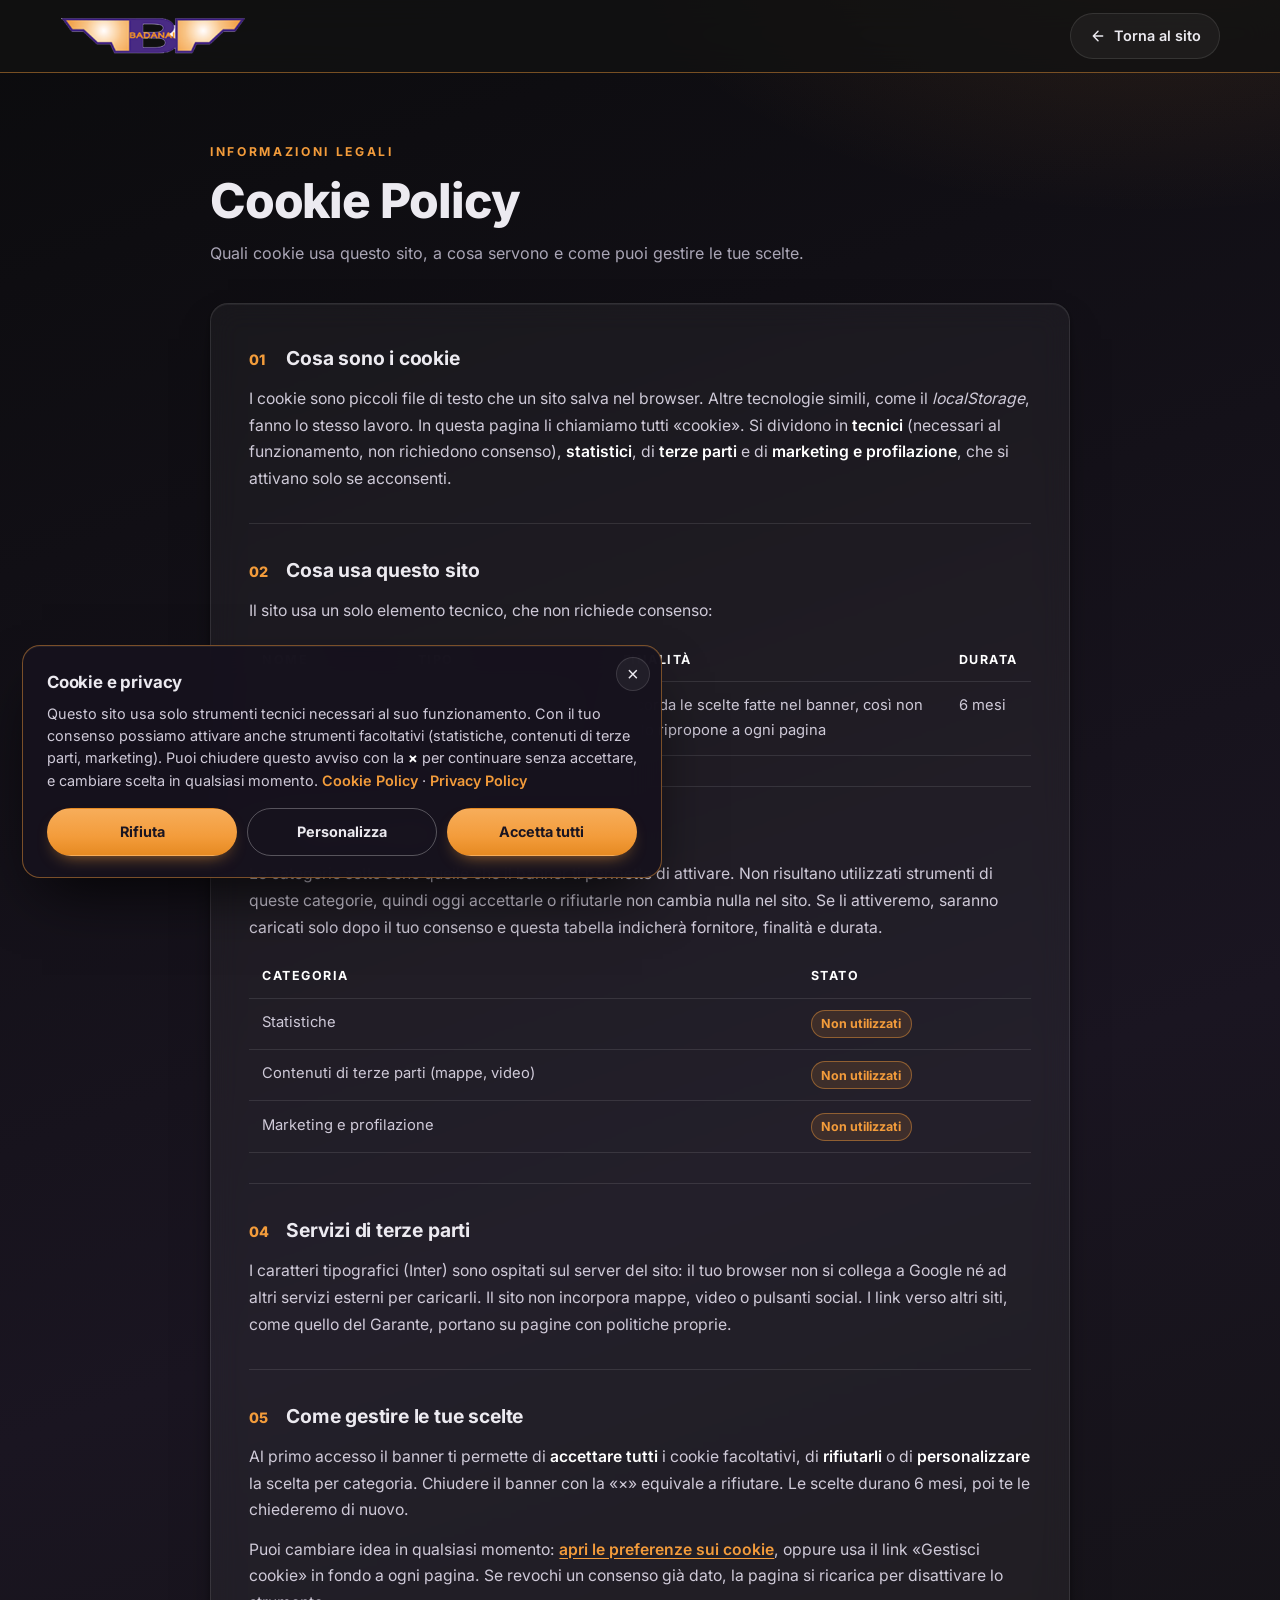
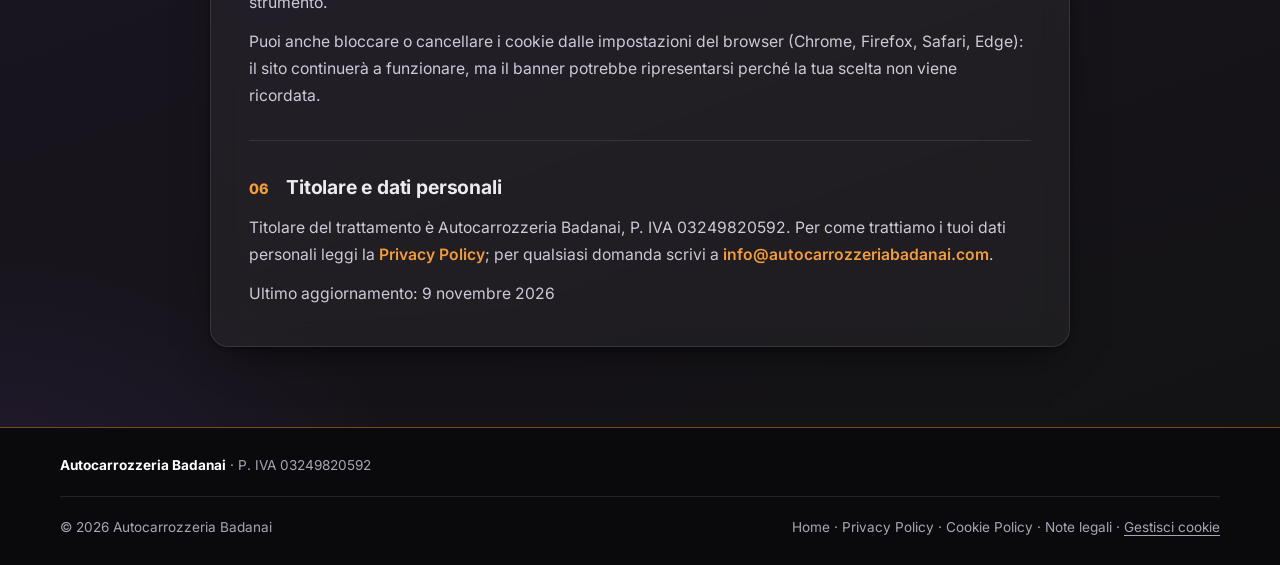
<file: cookie.html>
<!doctype html>
<html lang="it">
<head>
<meta charset="utf-8">
<meta name="viewport" content="width=device-width, initial-scale=1">
<meta name="theme-color" content="#121212">
<title>Cookie Policy – Autocarrozzeria Badanai</title>
<meta name="description" content="Cookie Policy di Autocarrozzeria Badanai: quali cookie usa il sito, a cosa servono e come gestire il consenso.">
<link rel="canonical" href="https://www.badanaicarrozzeria.it/cookie.html">
<link rel="stylesheet" href="legal.css">
<link rel="stylesheet" href="consent.css">
</head>
<body>
<header class="lh">
  <div class="row">
    <a href="index.html" aria-label="Badanai – Home"><img src="logo-badanai.png" alt="Badanai Autocarrozzeria" width="1200" height="280"></a>
    <a class="back" href="index.html"><svg viewBox="0 0 24 24" fill="none" stroke="currentColor" stroke-width="2.2" stroke-linecap="round" stroke-linejoin="round"><path d="M19 12H5M12 19l-7-7 7-7"/></svg>Torna al sito</a>
  </div>
</header>

<main>
  <div class="container">
    <span class="kicker">Informazioni legali</span>
    <h1>Cookie Policy</h1>
    <p class="lead">Quali cookie usa questo sito, a cosa servono e come puoi gestire le tue scelte.</p>

    <article class="card">
      <section>
        <h2><span class="n">01</span>Cosa sono i cookie</h2>
        <p>I cookie sono piccoli file di testo che un sito salva nel browser. Altre tecnologie simili, come il <em>localStorage</em>, fanno lo stesso lavoro. In questa pagina li chiamiamo tutti «cookie». Si dividono in <strong>tecnici</strong> (necessari al funzionamento, non richiedono consenso), <strong>statistici</strong>, di <strong>terze parti</strong> e di <strong>marketing e profilazione</strong>, che si attivano solo se acconsenti.</p>
      </section>
      <section>
        <h2><span class="n">02</span>Cosa usa questo sito</h2>
        <p>Il sito usa un solo elemento tecnico, che non richiede consenso:</p>
        <div style="overflow-x:auto"><table class="table">
          <thead><tr><th>Nome</th><th>Tipo</th><th>Finalità</th><th>Durata</th></tr></thead>
          <tbody><tr><td><code>badanai_consent</code></td><td>Tecnico, prima parte (localStorage)</td><td>Ricorda le scelte fatte nel banner, così non te lo ripropone a ogni pagina</td><td>6 mesi</td></tr></tbody>
        </table></div>
      </section>
      <section>
        <h2><span class="n">03</span>Cookie facoltativi</h2>
        <p>Le categorie sotto sono quelle che il banner ti permette di attivare. Non risultano utilizzati strumenti di queste categorie, quindi oggi accettarle o rifiutarle non cambia nulla nel sito. Se li attiveremo, saranno caricati solo dopo il tuo consenso e questa tabella indicherà fornitore, finalità e durata.</p>
        <div style="overflow-x:auto"><table class="table">
          <thead><tr><th>Categoria</th><th>Stato</th></tr></thead>
          <tbody>
            <tr><td>Statistiche</td><td><span class="pill">Non utilizzati</span></td></tr>
            <tr><td>Contenuti di terze parti (mappe, video)</td><td><span class="pill">Non utilizzati</span></td></tr>
            <tr><td>Marketing e profilazione</td><td><span class="pill">Non utilizzati</span></td></tr>
          </tbody>
        </table></div>
      </section>
      <section>
        <h2><span class="n">04</span>Servizi di terze parti</h2>
        <p>I caratteri tipografici (Inter) sono ospitati sul server del sito: il tuo browser non si collega a Google né ad altri servizi esterni per caricarli. Il sito non incorpora mappe, video o pulsanti social. I link verso altri siti, come quello del Garante, portano su pagine con politiche proprie.</p>
      </section>
      <section>
        <h2><span class="n">05</span>Come gestire le tue scelte</h2>
        <p>Al primo accesso il banner ti permette di <strong>accettare tutti</strong> i cookie facoltativi, di <strong>rifiutarli</strong> o di <strong>personalizzare</strong> la scelta per categoria. Chiudere il banner con la «×» equivale a rifiutare. Le scelte durano 6 mesi, poi te le chiederemo di nuovo.</p>
        <p>Puoi cambiare idea in qualsiasi momento: <button type="button" class="linklike inline" data-cookie-settings>apri le preferenze sui cookie</button>, oppure usa il link «Gestisci cookie» in fondo a ogni pagina. Se revochi un consenso già dato, la pagina si ricarica per disattivare lo strumento.</p>
        <p>Puoi anche bloccare o cancellare i cookie dalle impostazioni del browser (Chrome, Firefox, Safari, Edge): il sito continuerà a funzionare, ma il banner potrebbe ripresentarsi perché la tua scelta non viene ricordata.</p>
      </section>
      <section>
        <h2><span class="n">06</span>Titolare e dati personali</h2>
        <p>Titolare del trattamento è Autocarrozzeria Badanai, P. IVA 03249820592. Per come trattiamo i tuoi dati personali leggi la <a href="privacy.html">Privacy Policy</a>; per qualsiasi domanda scrivi a <a href="mailto:info@autocarrozzeriabadanai.com">info@autocarrozzeriabadanai.com</a>.</p>
        <p class="meta">Ultimo aggiornamento: 9 novembre 2026</p>
      </section>
    </article>
  </div>
</main>

<footer class="lf">
  <div class="co">
    <strong>Autocarrozzeria Badanai</strong> · P. IVA 03249820592
  </div>
  <div class="row">
    <span>© <span id="yr">2026</span> Autocarrozzeria Badanai</span>
    <span><a href="index.html">Home</a> · <a href="privacy.html">Privacy Policy</a> · <a href="cookie.html">Cookie Policy</a> · <a href="note-legali.html">Note legali</a> · <button type="button" class="linklike" data-cookie-settings>Gestisci cookie</button></span>
  </div>
</footer>
<script>document.getElementById('yr').textContent=new Date().getFullYear();</script>
<script src="consent.js" defer></script>
</body>
</html>
</file>
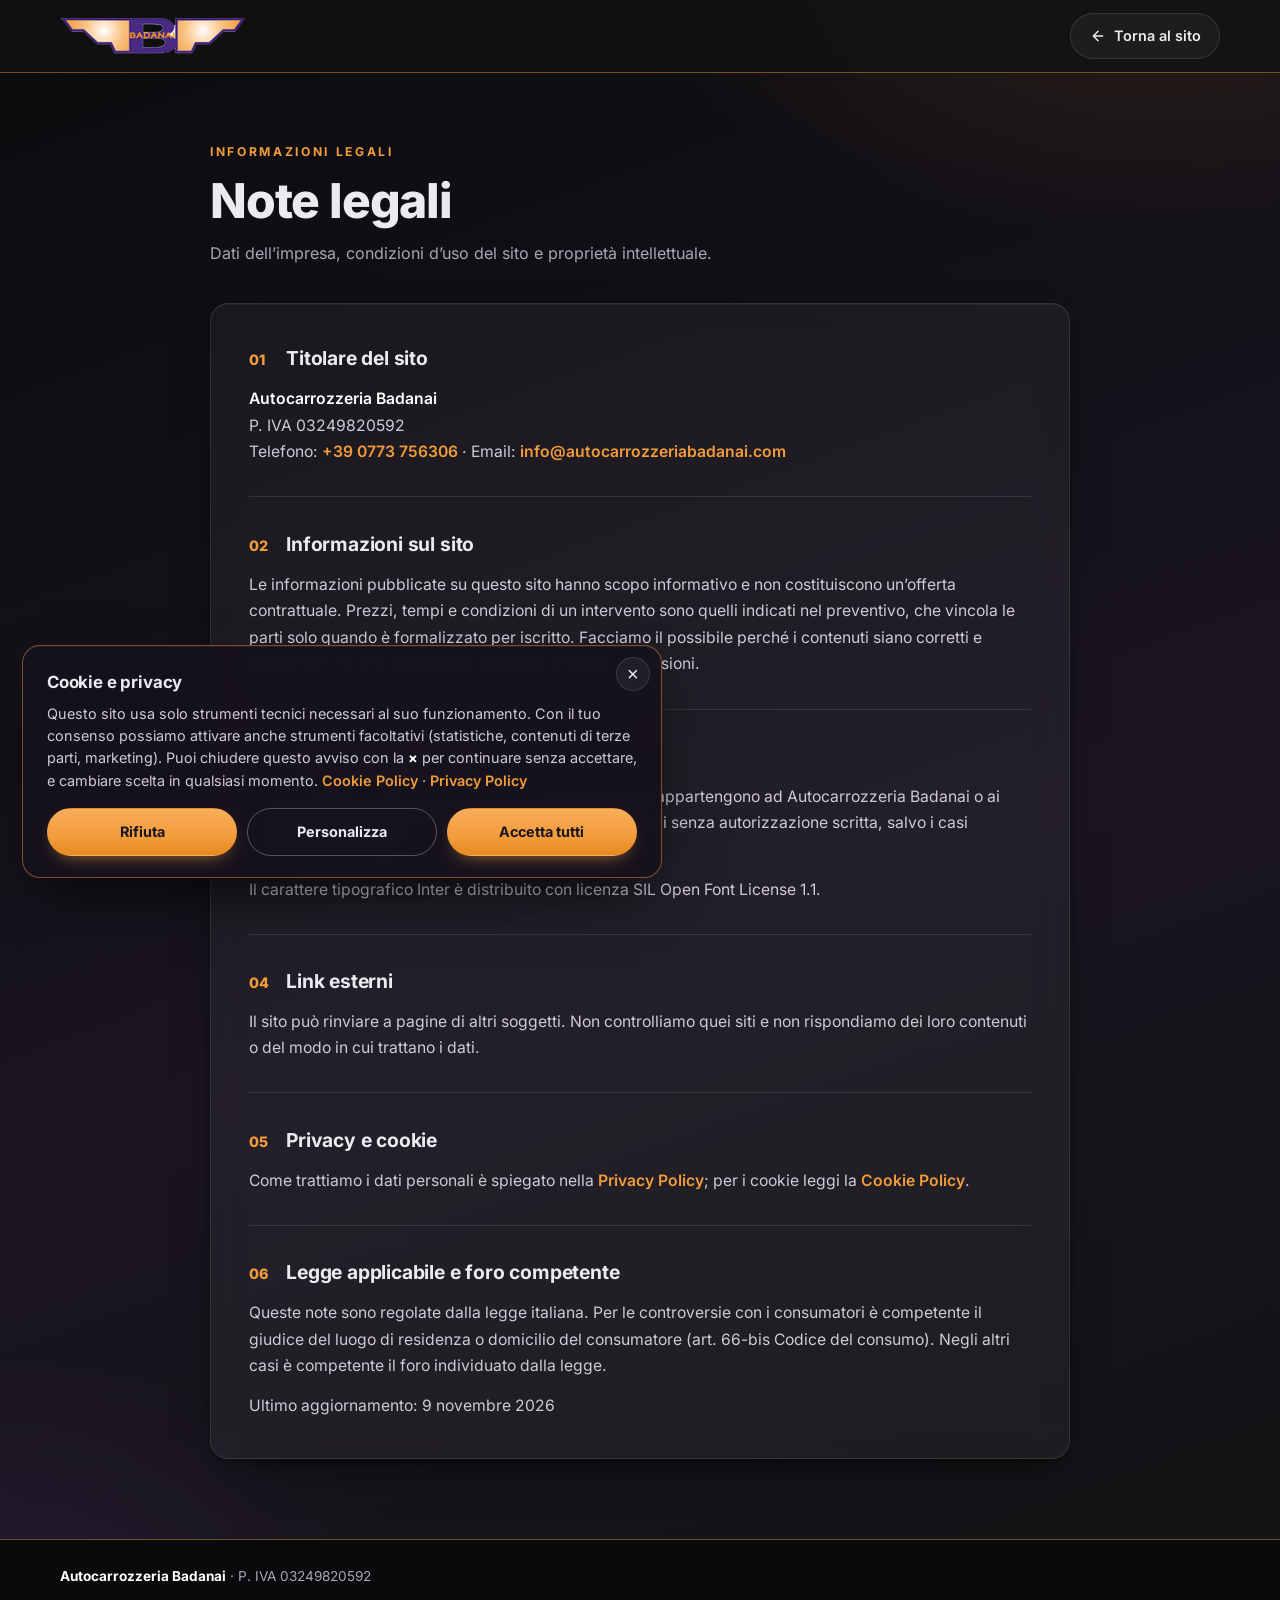
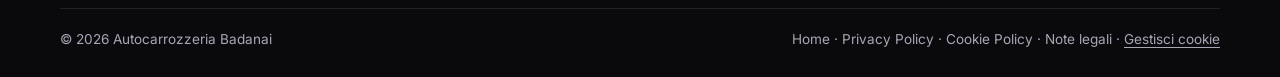
<file: note-legali.html>
<!doctype html>
<html lang="it">
<head>
<meta charset="utf-8">
<meta name="viewport" content="width=device-width, initial-scale=1">
<meta name="theme-color" content="#121212">
<title>Note legali – Autocarrozzeria Badanai</title>
<meta name="description" content="Note legali e dati societari di Autocarrozzeria Badanai.">
<link rel="canonical" href="https://www.badanaicarrozzeria.it/note-legali.html">
<link rel="stylesheet" href="legal.css">
<link rel="stylesheet" href="consent.css">
</head>
<body>
<header class="lh">
  <div class="row">
    <a href="index.html" aria-label="Badanai – Home"><img src="logo-badanai.png" alt="Badanai Autocarrozzeria" width="1200" height="280"></a>
    <a class="back" href="index.html"><svg viewBox="0 0 24 24" fill="none" stroke="currentColor" stroke-width="2.2" stroke-linecap="round" stroke-linejoin="round"><path d="M19 12H5M12 19l-7-7 7-7"/></svg>Torna al sito</a>
  </div>
</header>

<main>
  <div class="container">
    <span class="kicker">Informazioni legali</span>
    <h1>Note legali</h1>
    <p class="lead">Dati dell’impresa, condizioni d’uso del sito e proprietà intellettuale.</p>

    <article class="card">
      <section id="titolare">
        <h2><span class="n">01</span>Titolare del sito</h2>
        <p><strong>Autocarrozzeria Badanai</strong><br>
        P. IVA 03249820592<br>
        Telefono: <a href="tel:+390773756306">+39 0773 756306</a> · Email: <a href="mailto:info@autocarrozzeriabadanai.com">info@autocarrozzeriabadanai.com</a></p>
      </section>
      <section>
        <h2><span class="n">02</span>Informazioni sul sito</h2>
        <p>Le informazioni pubblicate su questo sito hanno scopo informativo e non costituiscono un’offerta contrattuale. Prezzi, tempi e condizioni di un intervento sono quelli indicati nel preventivo, che vincola le parti solo quando è formalizzato per iscritto. Facciamo il possibile perché i contenuti siano corretti e aggiornati, ma non garantiamo l’assenza di errori o omissioni.</p>
      </section>
      <section>
        <h2><span class="n">03</span>Proprietà intellettuale</h2>
        <p>Testi, immagini, grafica, logo e marchi presenti nel sito appartengono ad Autocarrozzeria Badanai o ai rispettivi titolari. Non puoi riprodurli, copiarli o diffonderli senza autorizzazione scritta, salvo i casi consentiti dalla legge.</p>
        <p>Il carattere tipografico Inter è distribuito con licenza SIL Open Font License 1.1.</p>
      </section>
      <section>
        <h2><span class="n">04</span>Link esterni</h2>
        <p>Il sito può rinviare a pagine di altri soggetti. Non controlliamo quei siti e non rispondiamo dei loro contenuti o del modo in cui trattano i dati.</p>
      </section>
      <section>
        <h2><span class="n">05</span>Privacy e cookie</h2>
        <p>Come trattiamo i dati personali è spiegato nella <a href="privacy.html">Privacy Policy</a>; per i cookie leggi la <a href="cookie.html">Cookie Policy</a>.</p>
      </section>
      <section>
        <h2><span class="n">06</span>Legge applicabile e foro competente</h2>
        <p>Queste note sono regolate dalla legge italiana. Per le controversie con i consumatori è competente il giudice del luogo di residenza o domicilio del consumatore (art. 66-bis Codice del consumo). Negli altri casi è competente il foro individuato dalla legge.</p>
        <p class="meta">Ultimo aggiornamento: 9 novembre 2026</p>
      </section>
    </article>
  </div>
</main>

<footer class="lf">
  <div class="co">
    <strong>Autocarrozzeria Badanai</strong> · P. IVA 03249820592
  </div>
  <div class="row">
    <span>© <span id="yr">2026</span> Autocarrozzeria Badanai</span>
    <span><a href="index.html">Home</a> · <a href="privacy.html">Privacy Policy</a> · <a href="cookie.html">Cookie Policy</a> · <a href="note-legali.html">Note legali</a> · <button type="button" class="linklike" data-cookie-settings>Gestisci cookie</button></span>
  </div>
</footer>
<script>document.getElementById('yr').textContent=new Date().getFullYear();</script>
<script src="consent.js" defer></script>
</body>
</html>
</file>
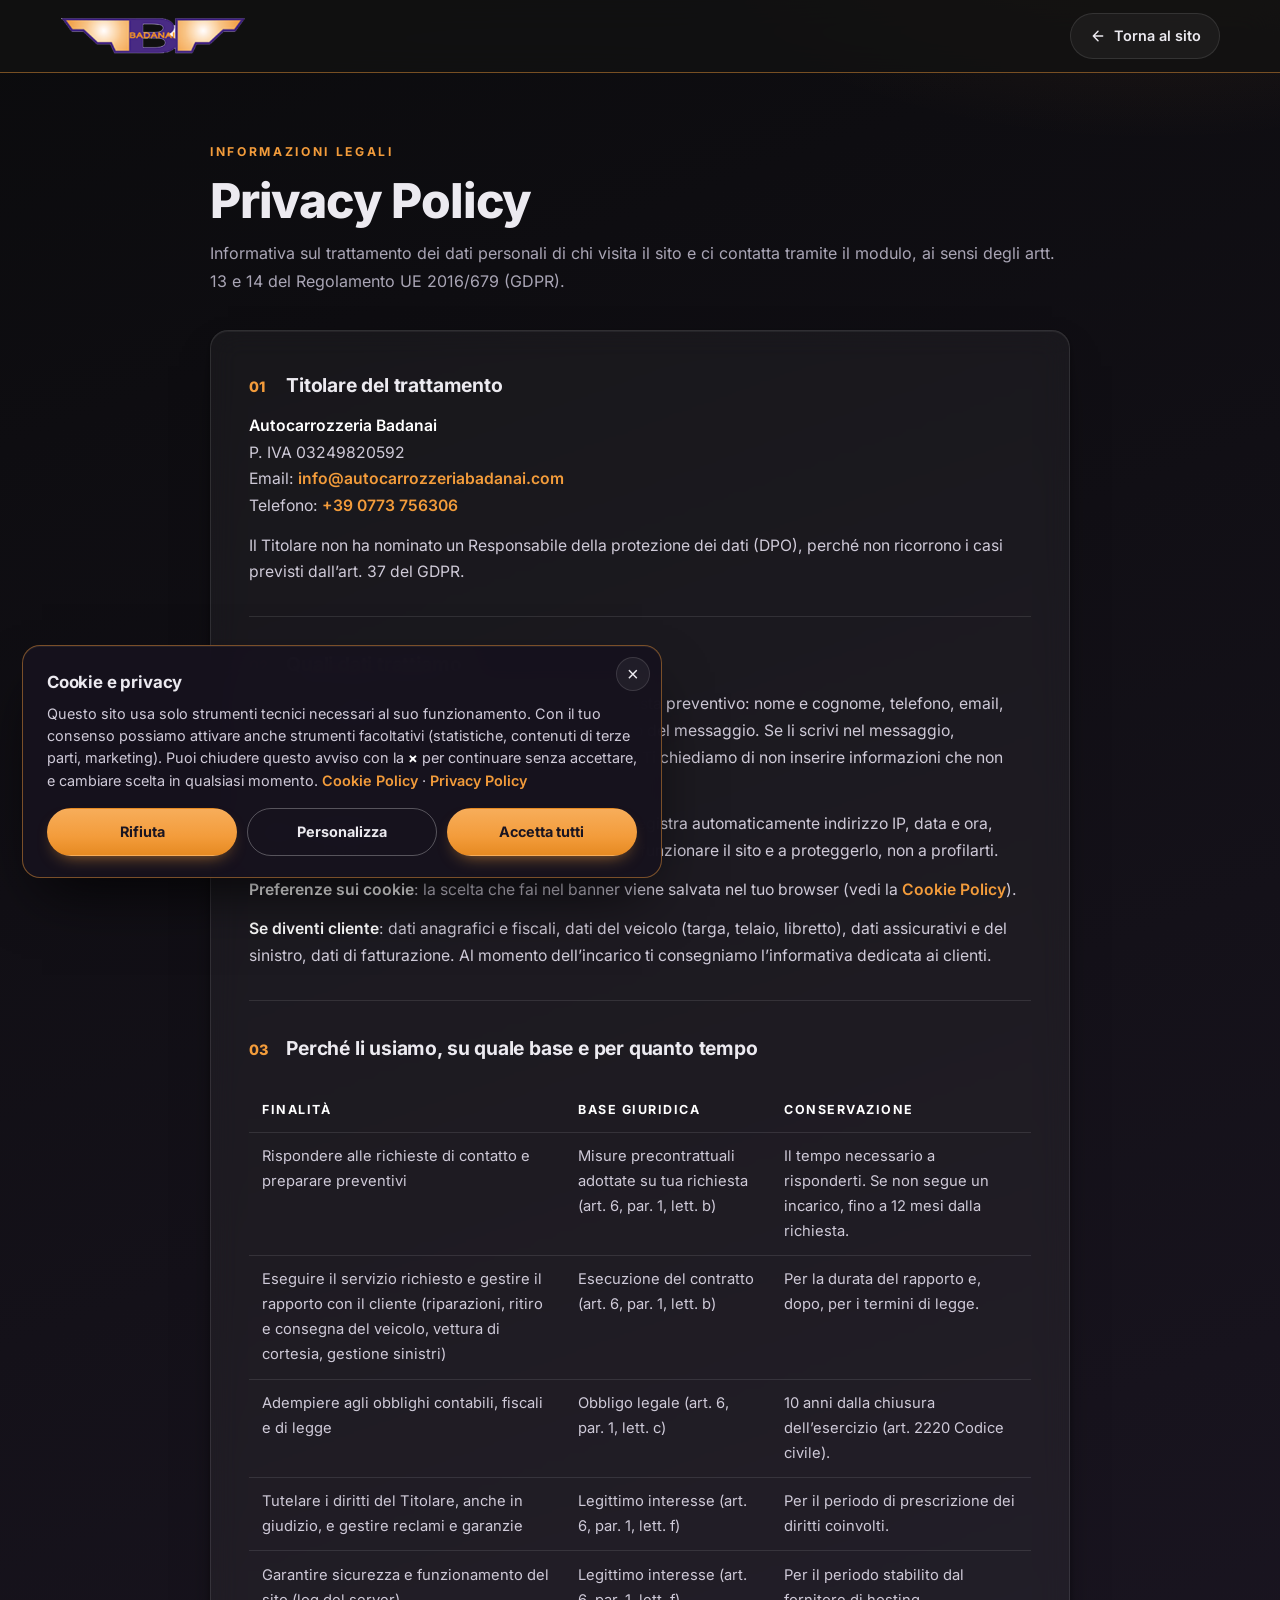
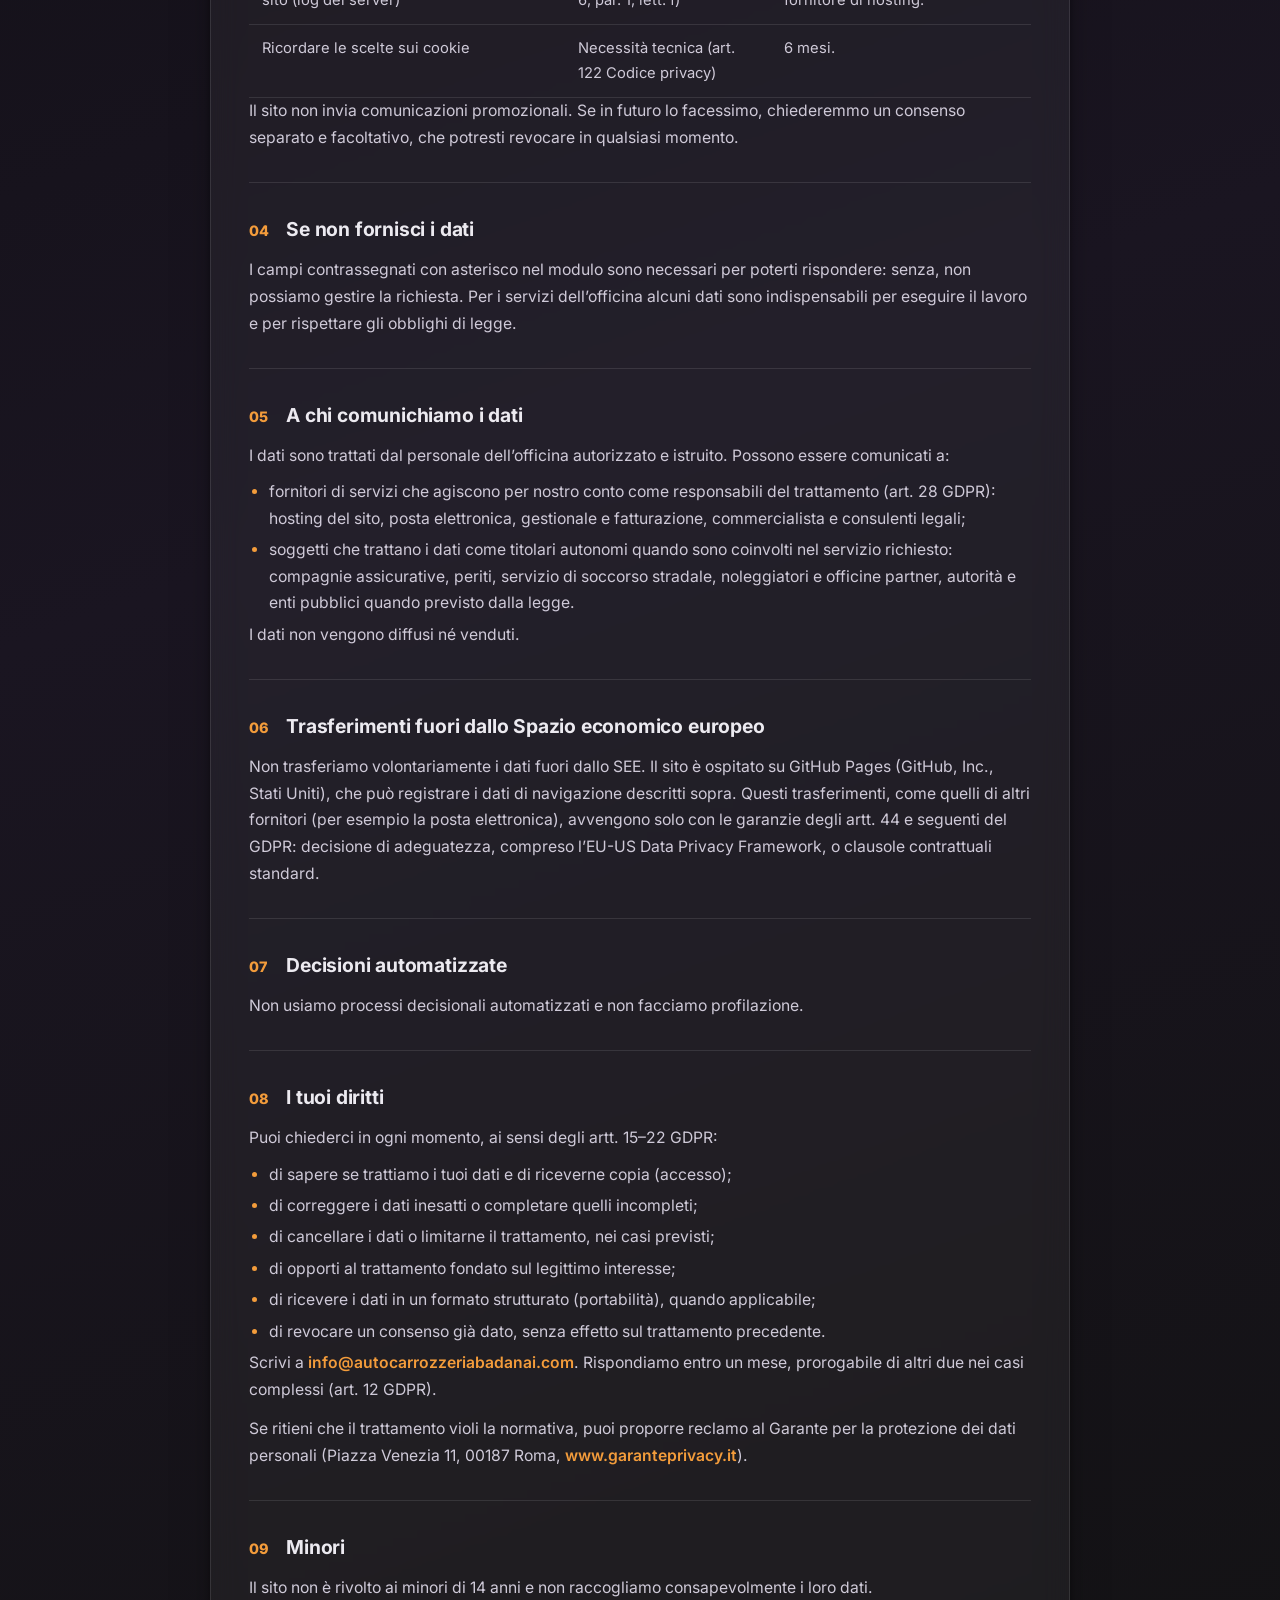
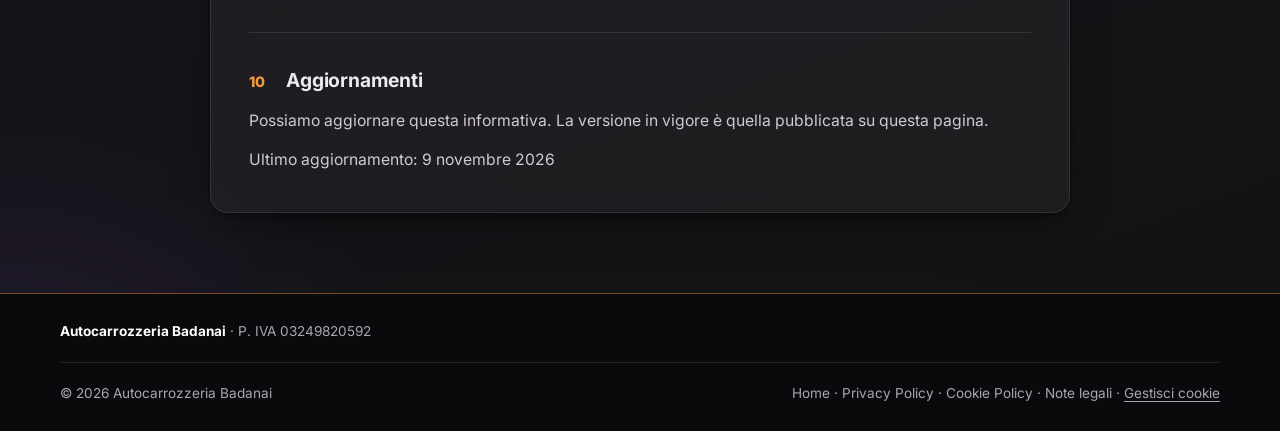
<file: privacy.html>
<!doctype html>
<html lang="it">
<head>
<meta charset="utf-8">
<meta name="viewport" content="width=device-width, initial-scale=1">
<meta name="theme-color" content="#121212">
<title>Privacy Policy – Autocarrozzeria Badanai</title>
<meta name="description" content="Informativa sul trattamento dei dati personali di Autocarrozzeria Badanai ai sensi degli artt. 13 e 14 del Regolamento UE 2016/679 (GDPR).">
<link rel="canonical" href="https://www.badanaicarrozzeria.it/privacy.html">
<link rel="stylesheet" href="legal.css">
<link rel="stylesheet" href="consent.css">
</head>
<body>
<header class="lh">
  <div class="row">
    <a href="index.html" aria-label="Badanai – Home"><img src="logo-badanai.png" alt="Badanai Autocarrozzeria" width="1200" height="280"></a>
    <a class="back" href="index.html"><svg viewBox="0 0 24 24" fill="none" stroke="currentColor" stroke-width="2.2" stroke-linecap="round" stroke-linejoin="round"><path d="M19 12H5M12 19l-7-7 7-7"/></svg>Torna al sito</a>
  </div>
</header>

<main>
  <div class="container">
    <span class="kicker">Informazioni legali</span>
    <h1>Privacy Policy</h1>
    <p class="lead">Informativa sul trattamento dei dati personali di chi visita il sito e ci contatta tramite il modulo, ai sensi degli artt. 13 e 14 del Regolamento UE 2016/679 (GDPR).</p>

    <article class="card">
      <section id="titolare">
        <h2><span class="n">01</span>Titolare del trattamento</h2>
        <p><strong>Autocarrozzeria Badanai</strong><br>
        P. IVA 03249820592<br>
        Email: <a href="mailto:info@autocarrozzeriabadanai.com">info@autocarrozzeriabadanai.com</a><br>
        Telefono: <a href="tel:+390773756306">+39 0773 756306</a></p>
        <p>Il Titolare non ha nominato un Responsabile della protezione dei dati (DPO), perché non ricorrono i casi previsti dall’art. 37 del GDPR.</p>
      </section>
      <section>
        <h2><span class="n">02</span>Quali dati trattiamo</h2>
        <p><strong>Dati che ci fornisci tu</strong>, compilando il modulo di richiesta preventivo: nome e cognome, telefono, email, marca e modello del veicolo, servizio richiesto e testo del messaggio. Se li scrivi nel messaggio, tratteremo anche altri dati del veicolo, come la targa. Ti chiediamo di non inserire informazioni che non servono alla richiesta, in particolare dati sulla salute.</p>
        <p><strong>Dati di navigazione</strong>: il server su cui è ospitato il sito registra automaticamente indirizzo IP, data e ora, pagine richieste e tipo di browser. Servono solo a far funzionare il sito e a proteggerlo, non a profilarti.</p>
        <p><strong>Preferenze sui cookie</strong>: la scelta che fai nel banner viene salvata nel tuo browser (vedi la <a href="cookie.html">Cookie Policy</a>).</p>
        <p><strong>Se diventi cliente</strong>: dati anagrafici e fiscali, dati del veicolo (targa, telaio, libretto), dati assicurativi e del sinistro, dati di fatturazione. Al momento dell’incarico ti consegniamo l’informativa dedicata ai clienti.</p>
      </section>
      <section>
        <h2><span class="n">03</span>Perché li usiamo, su quale base e per quanto tempo</h2>
        <div style="overflow-x:auto"><table class="table">
          <thead><tr><th>Finalità</th><th>Base giuridica</th><th>Conservazione</th></tr></thead>
          <tbody><tr><td>Rispondere alle richieste di contatto e preparare preventivi</td><td>Misure precontrattuali adottate su tua richiesta (art. 6, par. 1, lett. b)</td><td>Il tempo necessario a risponderti. Se non segue un incarico, fino a 12 mesi dalla richiesta.</td></tr><tr><td>Eseguire il servizio richiesto e gestire il rapporto con il cliente (riparazioni, ritiro e consegna del veicolo, vettura di cortesia, gestione sinistri)</td><td>Esecuzione del contratto (art. 6, par. 1, lett. b)</td><td>Per la durata del rapporto e, dopo, per i termini di legge.</td></tr><tr><td>Adempiere agli obblighi contabili, fiscali e di legge</td><td>Obbligo legale (art. 6, par. 1, lett. c)</td><td>10 anni dalla chiusura dell’esercizio (art. 2220 Codice civile).</td></tr><tr><td>Tutelare i diritti del Titolare, anche in giudizio, e gestire reclami e garanzie</td><td>Legittimo interesse (art. 6, par. 1, lett. f)</td><td>Per il periodo di prescrizione dei diritti coinvolti.</td></tr><tr><td>Garantire sicurezza e funzionamento del sito (log del server)</td><td>Legittimo interesse (art. 6, par. 1, lett. f)</td><td>Per il periodo stabilito dal fornitore di hosting.</td></tr><tr><td>Ricordare le scelte sui cookie</td><td>Necessità tecnica (art. 122 Codice privacy)</td><td>6 mesi.</td></tr></tbody>
        </table></div>
        <p>Il sito non invia comunicazioni promozionali. Se in futuro lo facessimo, chiederemmo un consenso separato e facoltativo, che potresti revocare in qualsiasi momento.</p>
      </section>
      <section>
        <h2><span class="n">04</span>Se non fornisci i dati</h2>
        <p>I campi contrassegnati con asterisco nel modulo sono necessari per poterti rispondere: senza, non possiamo gestire la richiesta. Per i servizi dell’officina alcuni dati sono indispensabili per eseguire il lavoro e per rispettare gli obblighi di legge.</p>
      </section>
      <section>
        <h2><span class="n">05</span>A chi comunichiamo i dati</h2>
        <p>I dati sono trattati dal personale dell’officina autorizzato e istruito. Possono essere comunicati a:</p>
        <ul>
          <li>fornitori di servizi che agiscono per nostro conto come responsabili del trattamento (art. 28 GDPR): hosting del sito, posta elettronica, gestionale e fatturazione, commercialista e consulenti legali;</li>
          <li>soggetti che trattano i dati come titolari autonomi quando sono coinvolti nel servizio richiesto: compagnie assicurative, periti, servizio di soccorso stradale, noleggiatori e officine partner, autorità e enti pubblici quando previsto dalla legge.</li>
        </ul>
        <p>I dati non vengono diffusi né venduti.</p>
      </section>
      <section>
        <h2><span class="n">06</span>Trasferimenti fuori dallo Spazio economico europeo</h2>
        <p>Non trasferiamo volontariamente i dati fuori dallo SEE. Il sito è ospitato su GitHub Pages (GitHub, Inc., Stati Uniti), che può registrare i dati di navigazione descritti sopra. Questi trasferimenti, come quelli di altri fornitori (per esempio la posta elettronica), avvengono solo con le garanzie degli artt. 44 e seguenti del GDPR: decisione di adeguatezza, compreso l’EU-US Data Privacy Framework, o clausole contrattuali standard.</p>
      </section>
      <section>
        <h2><span class="n">07</span>Decisioni automatizzate</h2>
        <p>Non usiamo processi decisionali automatizzati e non facciamo profilazione.</p>
      </section>
      <section>
        <h2><span class="n">08</span>I tuoi diritti</h2>
        <p>Puoi chiederci in ogni momento, ai sensi degli artt. 15–22 GDPR:</p>
        <ul>
          <li>di sapere se trattiamo i tuoi dati e di riceverne copia (accesso);</li>
          <li>di correggere i dati inesatti o completare quelli incompleti;</li>
          <li>di cancellare i dati o limitarne il trattamento, nei casi previsti;</li>
          <li>di opporti al trattamento fondato sul legittimo interesse;</li>
          <li>di ricevere i dati in un formato strutturato (portabilità), quando applicabile;</li>
          <li>di revocare un consenso già dato, senza effetto sul trattamento precedente.</li>
        </ul>
        <p>Scrivi a <a href="mailto:info@autocarrozzeriabadanai.com">info@autocarrozzeriabadanai.com</a>. Rispondiamo entro un mese, prorogabile di altri due nei casi complessi (art. 12 GDPR).</p>
        <p>Se ritieni che il trattamento violi la normativa, puoi proporre reclamo al Garante per la protezione dei dati personali (Piazza Venezia 11, 00187 Roma, <a href="https://www.garanteprivacy.it" target="_blank" rel="noopener">www.garanteprivacy.it</a>).</p>
      </section>
      <section>
        <h2><span class="n">09</span>Minori</h2>
        <p>Il sito non è rivolto ai minori di 14 anni e non raccogliamo consapevolmente i loro dati.</p>
      </section>
      <section>
        <h2><span class="n">10</span>Aggiornamenti</h2>
        <p>Possiamo aggiornare questa informativa. La versione in vigore è quella pubblicata su questa pagina.</p>
        <p class="meta">Ultimo aggiornamento: 9 novembre 2026</p>
      </section>
    </article>
  </div>
</main>

<footer class="lf">
  <div class="co">
    <strong>Autocarrozzeria Badanai</strong> · P. IVA 03249820592
  </div>
  <div class="row">
    <span>© <span id="yr">2026</span> Autocarrozzeria Badanai</span>
    <span><a href="index.html">Home</a> · <a href="privacy.html">Privacy Policy</a> · <a href="cookie.html">Cookie Policy</a> · <a href="note-legali.html">Note legali</a> · <button type="button" class="linklike" data-cookie-settings>Gestisci cookie</button></span>
  </div>
</footer>
<script>document.getElementById('yr').textContent=new Date().getFullYear();</script>
<script src="consent.js" defer></script>
</body>
</html>
</file>
<file: consent.css>
/* Banner e preferenze cookie – Autocarrozzeria Badanai */
.cc-banner[hidden],.cc-overlay[hidden],[data-consent-placeholder][hidden]{display:none!important}
html.cc-lock{overflow:hidden}

.cc-banner,.cc-modal{
  --cc-accent:var(--accent,#F39C3B);
  --cc-line:rgba(255,255,255,.12);
  font-family:'Inter',system-ui,-apple-system,Segoe UI,Roboto,sans-serif;
  color:#ECEAF0;line-height:1.55;
  background:rgba(22,18,29,.97);
  border:1px solid rgba(243,156,59,.45);
  box-shadow:0 1px 0 rgba(255,255,255,.06) inset,0 28px 60px -20px rgba(0,0,0,.85);
}
.cc-banner{position:fixed;z-index:9000;left:22px;bottom:22px;width:min(640px,100% - 44px);padding:1.4rem 1.5rem 1.3rem;border-radius:18px;
  backdrop-filter:blur(16px);-webkit-backdrop-filter:blur(16px);animation:cc-in .45s cubic-bezier(.22,.8,.3,1)}
.cc-title{font-size:1.05rem;font-weight:700;margin:0 2rem .5rem 0}
.cc-text{font-size:.9rem;color:#cfcad8;margin:0 0 1rem}
.cc-text strong{color:#fff}
.cc-links{white-space:nowrap}
.cc-links a{color:var(--cc-accent);font-weight:600;text-decoration:none}
.cc-links a:hover{text-decoration:underline}
.cc-x{position:absolute;top:.7rem;right:.7rem;width:34px;height:34px;border-radius:50%;border:1px solid var(--cc-line);background:rgba(255,255,255,.05);color:#ECEAF0;font-size:1.25rem;line-height:1;cursor:pointer;transition:background .2s,border-color .2s,color .2s}
.cc-x:hover{border-color:var(--cc-accent);color:var(--cc-accent)}

.cc-actions{display:flex;flex-wrap:wrap;gap:.6rem}
.cc-btn{flex:1 1 140px;font:inherit;font-weight:700;font-size:.9rem;padding:.75rem 1.1rem;border-radius:999px;cursor:pointer;border:1px solid transparent;transition:transform .2s,filter .2s,background .2s,border-color .2s,color .2s}
.cc-btn:hover{transform:translateY(-2px)}
/* "Rifiuta" e "Accetta tutti" hanno lo stesso aspetto: pari evidenza */
.cc-main{background:linear-gradient(180deg,#f7ad5a,var(--cc-accent) 60%,#e68a22);color:#1a1521;box-shadow:0 8px 18px -10px rgba(243,156,59,.8)}
.cc-main:hover{filter:brightness(1.07)}
.cc-ghost{background:transparent;color:#ECEAF0;border-color:rgba(255,255,255,.28)}
.cc-ghost:hover{border-color:var(--cc-accent);color:var(--cc-accent);background:rgba(243,156,59,.1)}
.cc-banner :focus-visible,.cc-modal :focus-visible{outline:2px solid var(--cc-accent);outline-offset:3px}

.cc-overlay{position:fixed;inset:0;z-index:9100;display:grid;place-items:center;padding:1rem;background:rgba(5,4,8,.72);backdrop-filter:blur(4px);-webkit-backdrop-filter:blur(4px)}
.cc-modal{position:relative;width:min(560px,100%);max-height:calc(100vh - 2rem);overflow:auto;padding:1.6rem;border-radius:18px}
.cc-cats{list-style:none;margin:0 0 1.3rem;padding:0;display:grid;gap:.7rem}
.cc-cat{padding:.9rem 1rem;border:1px solid var(--cc-line);border-radius:14px;background:rgba(255,255,255,.04)}
.cc-cat-head{display:flex;justify-content:space-between;align-items:center;gap:1rem}
.cc-cat-head label{font-weight:600;font-size:.95rem;cursor:pointer}
.cc-cat p{margin:.35rem 0 0;font-size:.85rem;color:#b9b4c4}
.cc-sw{appearance:none;-webkit-appearance:none;flex:none;position:relative;width:44px;height:26px;border-radius:999px;background:rgba(255,255,255,.18);border:1px solid var(--cc-line);cursor:pointer;transition:background .25s}
.cc-sw::after{content:"";position:absolute;top:2px;left:2px;width:20px;height:20px;border-radius:50%;background:#fff;transition:transform .25s cubic-bezier(.22,.8,.3,1)}
.cc-sw:checked{background:var(--cc-accent)}
.cc-sw:checked::after{transform:translateX(18px);background:#1a1521}
.cc-sw:disabled{opacity:.55;cursor:not-allowed}

@keyframes cc-in{from{opacity:0;transform:translateY(14px)}to{opacity:1;transform:none}}

@media (max-width:820px){
  .cc-banner{left:0;right:0;bottom:0;width:auto;max-height:82vh;overflow:auto;border-radius:18px 18px 0 0;border-width:1px 0 0;
    padding:1.2rem max(16px,env(safe-area-inset-left,0px)) calc(1.1rem + env(safe-area-inset-bottom,0px)) max(16px,env(safe-area-inset-right,0px))}
  .cc-x{right:max(.7rem,env(safe-area-inset-right,0px))}
}
@media (max-width:420px){.cc-btn{flex-basis:100%}}
@media (prefers-reduced-motion:reduce){.cc-banner{animation:none}.cc-btn,.cc-sw,.cc-sw::after{transition:none}}
</file>
<file: legal.css>
@font-face{font-family:'Inter';font-style:normal;font-weight:400;font-display:swap;src:url('fonts/inter-latin-400-normal.woff2') format('woff2')}
@font-face{font-family:'Inter';font-style:normal;font-weight:500;font-display:swap;src:url('fonts/inter-latin-500-normal.woff2') format('woff2')}
@font-face{font-family:'Inter';font-style:normal;font-weight:600;font-display:swap;src:url('fonts/inter-latin-600-normal.woff2') format('woff2')}
@font-face{font-family:'Inter';font-style:normal;font-weight:700;font-display:swap;src:url('fonts/inter-latin-700-normal.woff2') format('woff2')}
@font-face{font-family:'Inter';font-style:normal;font-weight:800;font-display:swap;src:url('fonts/inter-latin-800-normal.woff2') format('woff2')}
:root{
  --bg:#121212;--bg-2:#1A1521;--accent:#F39C3B;--accent-2:#e68a22;
  --accent-soft:rgba(243,156,59,.13);--glass:rgba(255,255,255,.045);--glass-hi:rgba(255,255,255,.075);
  --line:rgba(255,255,255,.10);--line-accent:rgba(243,156,59,.45);
  --text:#ECEAF0;--muted:#A9A5B5;--radius:18px;
  --shadow:0 1px 0 rgba(255,255,255,.06) inset,0 18px 40px -18px rgba(0,0,0,.7),0 2px 6px rgba(0,0,0,.35);
  --ease:cubic-bezier(.22,.8,.3,1);
}
*{box-sizing:border-box;margin:0;padding:0}
html{scroll-behavior:smooth;scroll-padding-top:96px}
body{font-family:'Inter',system-ui,-apple-system,Segoe UI,Roboto,sans-serif;color:var(--text);line-height:1.7;-webkit-font-smoothing:antialiased;min-height:100vh;display:flex;flex-direction:column;
  background:radial-gradient(900px 520px at 90% -5%,rgba(243,156,59,.14),transparent 62%),radial-gradient(700px 520px at 0% 100%,rgba(110,70,190,.16),transparent 62%),linear-gradient(160deg,#0b0b0d,var(--bg-2) 55%,var(--bg))}
img{display:block;max-width:100%}
a{color:inherit;text-decoration:none}
:focus-visible{outline:2px solid var(--accent);outline-offset:3px;border-radius:6px}
.container{width:min(860px,100% - 40px);margin-inline:auto}

header.lh{position:sticky;top:0;z-index:20;background:rgba(18,18,18,.8);backdrop-filter:blur(16px);-webkit-backdrop-filter:blur(16px);border-bottom:1px solid var(--line-accent)}
header.lh .row{width:min(1160px,100% - 40px);margin-inline:auto;display:flex;align-items:center;justify-content:space-between;height:72px;gap:1rem}
header.lh img{height:44px;width:auto}
.back{display:inline-flex;align-items:center;gap:.5rem;padding:.6rem 1.15rem;border-radius:999px;font-weight:600;font-size:.9rem;border:1px solid var(--line);background:var(--glass);transition:transform .25s var(--ease),border-color .25s,color .25s,background .25s}
.back:hover{transform:translateY(-2px);border-color:var(--line-accent);color:var(--accent);background:var(--accent-soft)}
.back svg{width:16px;height:16px}

main{flex:1;padding:4rem 0 5rem}
.kicker{display:inline-block;color:var(--accent);font-weight:700;letter-spacing:.22em;font-size:.76rem;text-transform:uppercase}
h1{font-size:clamp(2rem,5vw,3rem);font-weight:800;letter-spacing:-.025em;line-height:1.12;margin:.6rem 0 .8rem}
.lead{color:var(--muted);margin-bottom:2.2rem}
.card{background:var(--glass);border:1px solid var(--line);border-radius:var(--radius);backdrop-filter:blur(14px);-webkit-backdrop-filter:blur(14px);box-shadow:var(--shadow);padding:2.4rem}
.card section{padding:0 0 1.9rem;margin-bottom:1.9rem;border-bottom:1px solid var(--line)}
.card section:last-of-type{border-bottom:0;margin-bottom:0;padding-bottom:0}
h2{font-size:1.2rem;font-weight:700;letter-spacing:-.01em;margin-bottom:.7rem;display:flex;gap:.7rem;align-items:baseline}
h2 .n{color:var(--accent);font-size:.9rem;font-weight:800;min-width:1.6rem}
.card p,.card li{color:#cfcad8;font-size:.98rem}
.card p+p{margin-top:.8rem}
.card ul{margin:.6rem 0 .2rem 1.2rem}
.card li{margin:.3rem 0}
.card li::marker{color:var(--accent)}
.card a{color:var(--accent);font-weight:600;transition:opacity .2s}
.card a:hover{text-decoration:underline}
.card strong{color:#fff;font-weight:600}
.meta{margin-top:1.6rem;font-size:.85rem;color:var(--muted)}
.table{width:100%;border-collapse:collapse;margin-top:.8rem;font-size:.92rem}
.table th,.table td{text-align:left;padding:.7rem .8rem;border-bottom:1px solid var(--line);vertical-align:top}
.table th{color:#fff;font-size:.78rem;letter-spacing:.12em;text-transform:uppercase}
.table td{color:#cfcad8}
.pill{display:inline-block;padding:.15rem .6rem;border-radius:999px;background:var(--accent-soft);border:1px solid var(--line-accent);color:var(--accent);font-size:.78rem;font-weight:700}

footer.lf{border-top:1px solid var(--line-accent);background:#0a0a0c;padding:1.6rem 0;color:var(--muted);font-size:.85rem}
footer.lf .row{width:min(1160px,100% - 40px);margin-inline:auto;display:flex;justify-content:space-between;flex-wrap:wrap;gap:.8rem}
footer.lf a{transition:color .2s}
footer.lf a:hover{color:var(--accent)}

@media (max-width:640px){
  main{padding:2.6rem 0 3.5rem}
  .card{padding:1.5rem}
  .table th,.table td{padding:.6rem .4rem}
}
@media (prefers-reduced-motion:reduce){*{transition:none!important;scroll-behavior:auto!important}}

/* Dati societari e link legali nel footer */
footer.lf .co{width:min(1160px,100% - 40px);margin:0 auto 1.2rem;padding-bottom:1.2rem;border-bottom:1px solid var(--line);line-height:1.7}
footer.lf .co strong{color:#fff}
footer.lf button.linklike{background:none;border:0;padding:0;font:inherit;color:inherit;cursor:pointer;text-decoration:underline;text-underline-offset:3px}
footer.lf button.linklike:hover{color:var(--accent)}
mark.todo{background:#ffe066;color:#1a1521;padding:.05em .4em;border-radius:5px;font-weight:600;font-size:.92em}
.card button.linklike.inline{background:none;border:0;padding:0;font:inherit;font-weight:600;color:var(--accent);cursor:pointer;text-decoration:underline;text-underline-offset:3px}
.card code{background:rgba(255,255,255,.08);padding:.1em .4em;border-radius:6px;font-size:.9em;color:#fff}
</file>
